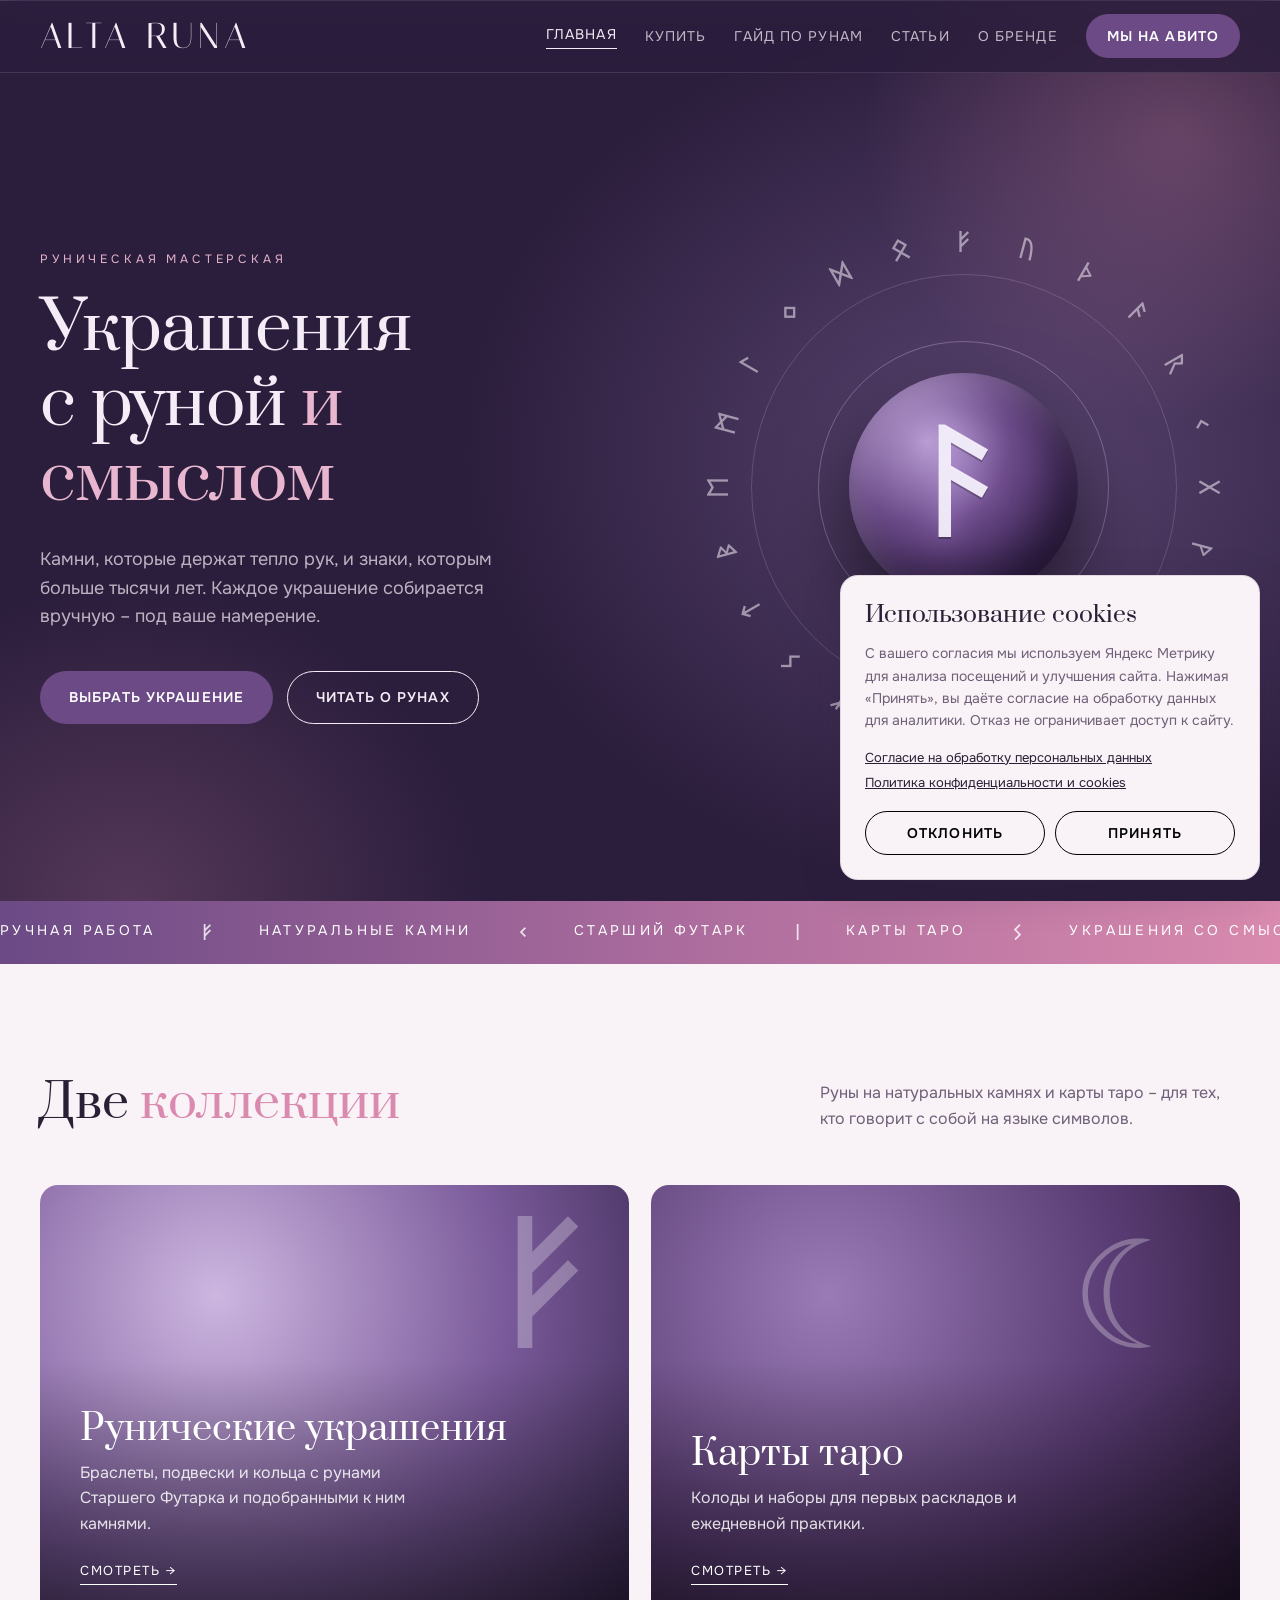
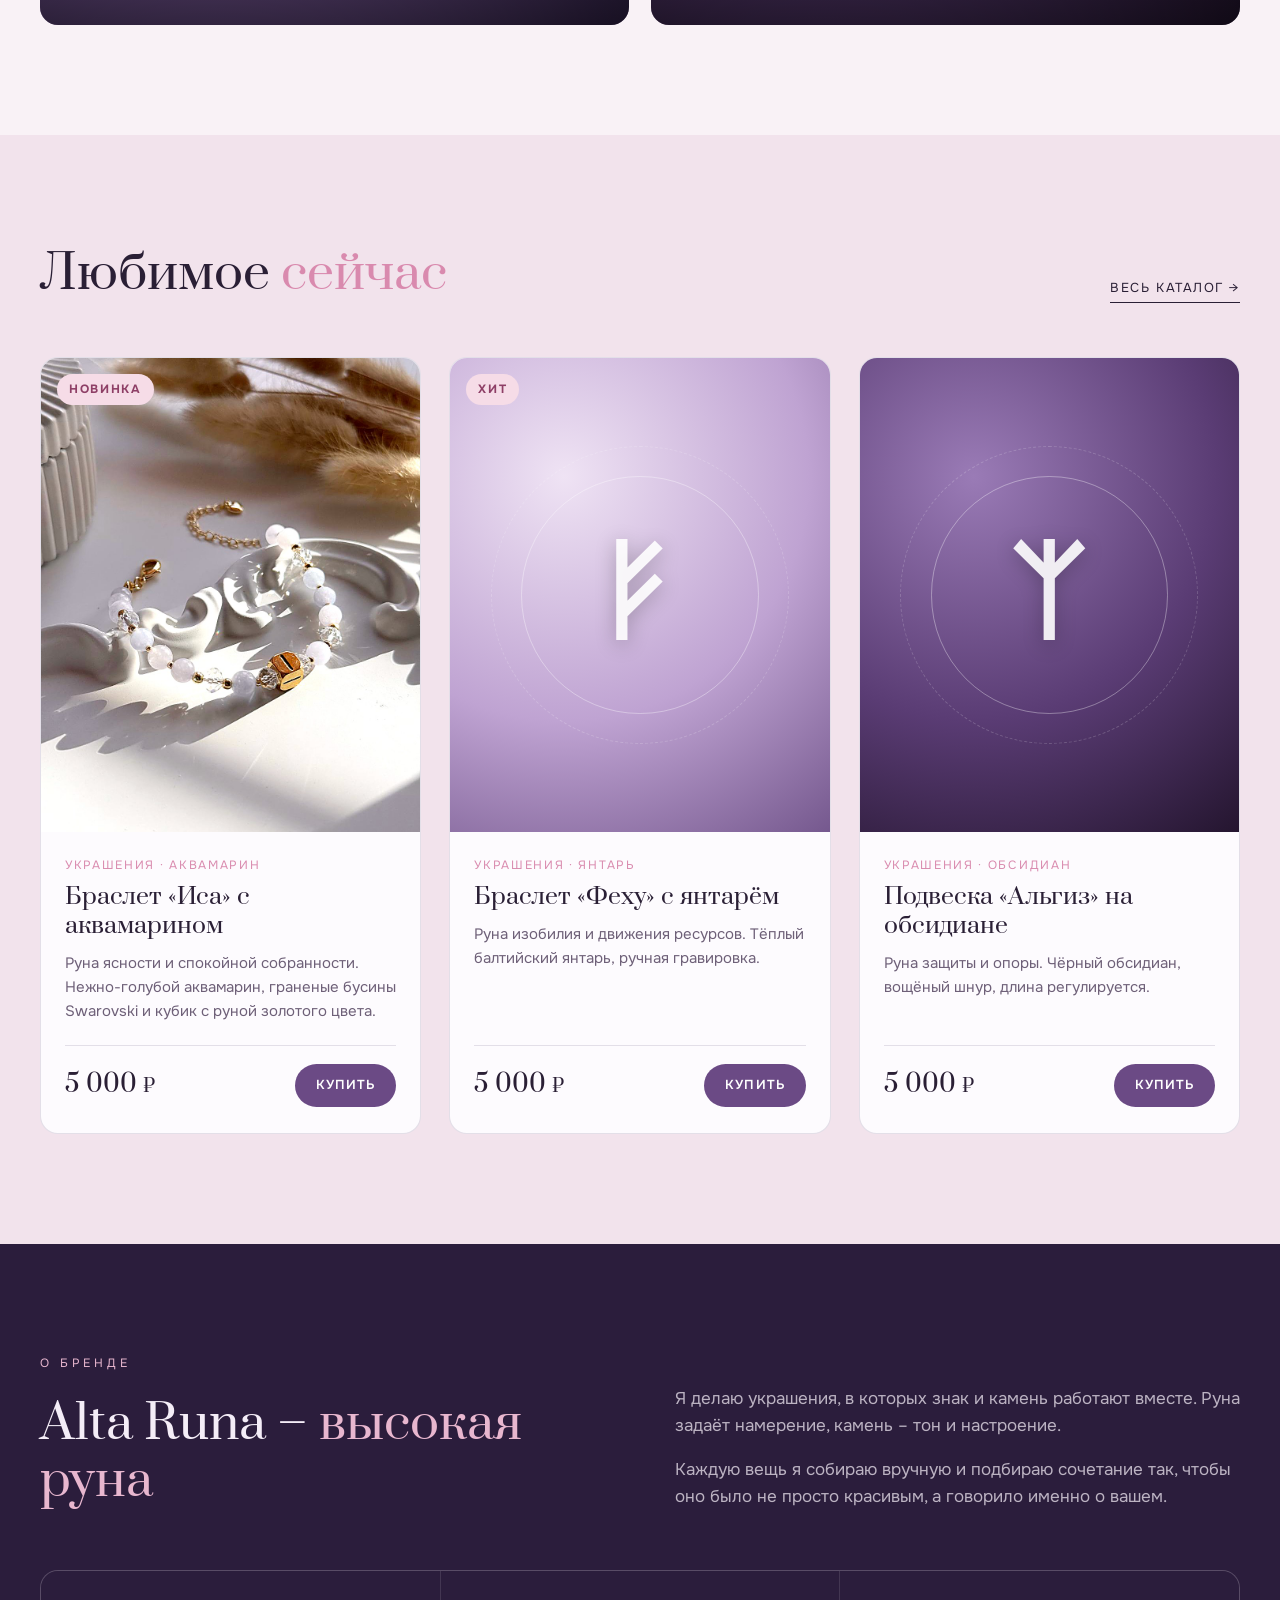
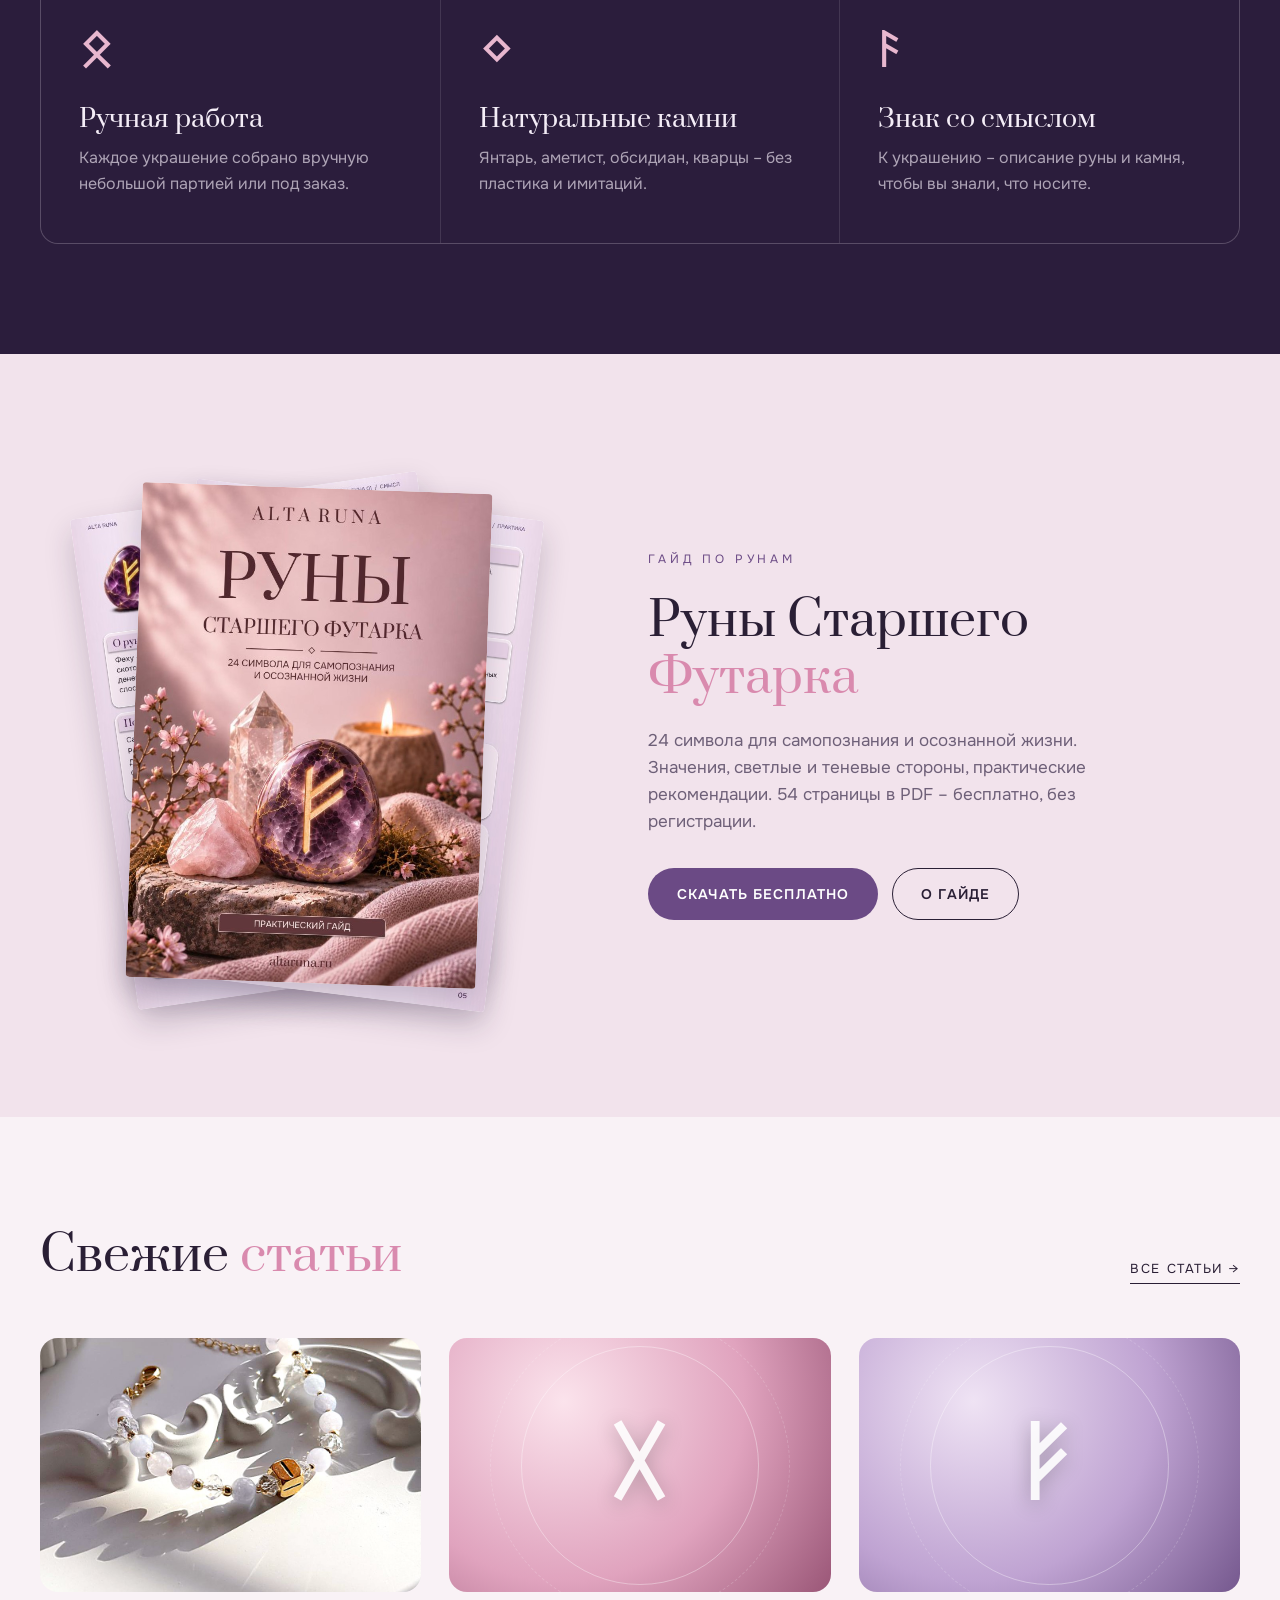
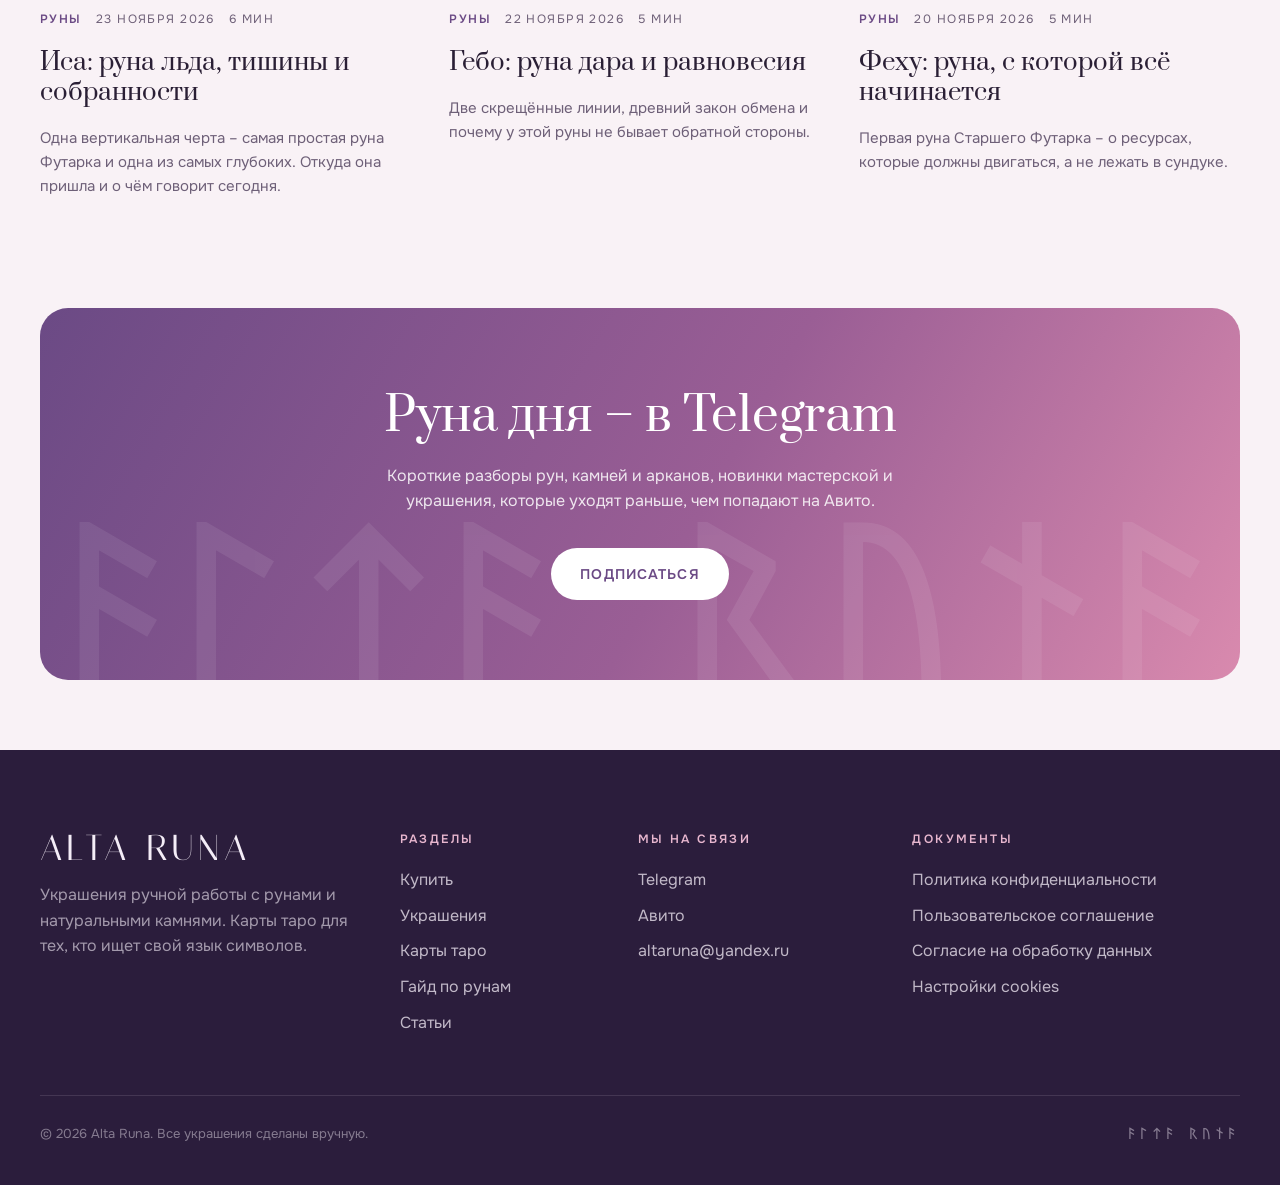
<file: index.html>
<!DOCTYPE html>
<html lang="ru">
<head>
<meta charset="UTF-8">
<script>document.documentElement.classList.add('js')</script>
<meta name="viewport" content="width=device-width, initial-scale=1">
<title>Alta Runa – рунические украшения и карты таро</title>
<meta name="description" content="Украшения ручной работы с рунами Старшего Футарка и натуральными камнями. Карты таро и статьи о рунах, камнях и таро.">
<meta property="og:title" content="Alta Runa – рунические украшения и карты таро">
<meta property="og:description" content="Украшения ручной работы с рунами Старшего Футарка и натуральными камнями. Карты таро и статьи о рунах, камнях и таро.">
<meta name="theme-color" content="#2B1D3C">
<link rel="icon" href="data:image/svg+xml,<svg xmlns='http://www.w3.org/2000/svg' viewBox='0 0 100 100'><rect width='100' height='100' rx='22' fill='%232B1D3C'/><text x='50' y='72' font-size='64' text-anchor='middle' fill='%23C9AEE0'>ᚱ</text></svg>">
<link rel="stylesheet" href="assets/style.css">
</head>
<body data-page="home">
<header id="site-header" data-dark></header>

<section class="hero">
  <div class="wrap hero__in">
    <div>
      <span class="eyebrow">Руническая мастерская</span>
      <h1>Украшения<br>с руной <em>и смыслом</em></h1>
      <p>Камни, которые держат тепло рук, и знаки, которым больше тысячи лет. Каждое украшение собирается вручную – под ваше намерение.</p>
      <div class="hero__cta">
        <a href="shop.html" class="btn btn--accent">Выбрать украшение</a>
        <a href="articles.html" class="btn btn--ghost">Читать о рунах</a>
      </div>
    </div>
    <div class="ring" aria-hidden="true">
      <div class="ring__track" id="ring-track"></div>
      <div class="ring__circle"></div>
      <div class="ring__circle ring__circle--2"></div>
      <div class="ring__stone"><span class="rune">ᚨ</span></div>
    </div>
  </div>
</section>

<div class="marquee" aria-hidden="true"><div class="marquee__track" id="marquee"></div></div>

<section class="section">
  <div class="wrap">
    <div class="sec-head reveal">
      <h2>Две <em>коллекции</em></h2>
      <p>Руны на натуральных камнях и карты таро – для тех, кто говорит с собой на языке символов.</p>
    </div>
    <div class="collections">
      <a href="shop.html#jewelry" class="coll tone-amethyst reveal">
        <span class="coll__sym">ᚠ</span>
        <h3>Рунические украшения</h3>
        <p>Браслеты, подвески и кольца с рунами Старшего Футарка и подобранными к ним камнями.</p>
        <span class="link-arrow">Смотреть →</span>
      </a>
      <a href="shop.html#tarot" class="coll tone-plum reveal">
        <span class="coll__sym">☾</span>
        <h3>Карты таро</h3>
        <p>Колоды и наборы для первых раскладов и ежедневной практики.</p>
        <span class="link-arrow">Смотреть →</span>
      </a>
    </div>
  </div>
</section>

<section class="section section--alt">
  <div class="wrap">
    <div class="sec-head reveal">
      <h2>Любимое <em>сейчас</em></h2>
      <a href="shop.html" class="link-arrow">Весь каталог →</a>
    </div>
    <div class="grid" id="featured-products"></div>
  </div>
</section>

<section class="section on-dark-section" id="about">
  <div class="wrap">
    <div class="about-grid reveal">
      <div>
        <span class="eyebrow">О бренде</span>
        <h2>Alta Runa – <em>высокая руна</em></h2>
      </div>
      <div>
        <p>Я делаю украшения, в которых знак и камень работают вместе. Руна задаёт намерение, камень – тон и настроение.</p>
        <p>Каждую вещь я собираю вручную и подбираю сочетание так, чтобы оно было не просто красивым, а говорило именно о вашем.</p>
      </div>
    </div>
    <div class="features reveal">
      <div class="feature"><span class="rune">ᛟ</span><h3>Ручная работа</h3><p>Каждое украшение собрано вручную небольшой партией или под заказ.</p></div>
      <div class="feature"><span class="rune">ᛜ</span><h3>Натуральные камни</h3><p>Янтарь, аметист, обсидиан, кварцы – без пластика и имитаций.</p></div>
      <div class="feature"><span class="rune">ᚨ</span><h3>Знак со смыслом</h3><p>К украшению – описание руны и камня, чтобы вы знали, что носите.</p></div>
    </div>
  </div>
</section>

<section class="section section--alt">
  <div class="wrap guide-promo">
    <div class="guide-stack"><img src="images/guide-fehu-1.jpg" alt="" class="guide-stack__left"><img src="images/guide-fehu-2.jpg" alt="" class="guide-stack__right"><img src="images/guide-cover.jpg" alt="Обложка гайда Руны Старшего Футарка" class="guide-stack__front"></div>
    <div class="reveal">
      <span class="eyebrow" style="color:var(--accent)">Гайд по рунам</span>
      <h2>Руны Старшего <em>Футарка</em></h2>
      <p>24 символа для самопознания и осознанной жизни. Значения, светлые и теневые стороны, практические рекомендации. 54 страницы в PDF – бесплатно, без регистрации.</p>
      <div class="hero__cta">
        <a href="#" data-guide-free class="btn btn--accent" download>Скачать бесплатно</a>
        <a href="guide.html" class="btn btn--ghost">О гайде</a>
      </div>
    </div>
  </div>
</section>

<section class="section">
  <div class="wrap">
    <div class="sec-head reveal">
      <h2>Свежие <em>статьи</em></h2>
      <a href="articles.html" class="link-arrow">Все статьи →</a>
    </div>
    <div class="grid" id="latest-articles"></div>
  </div>
</section>

<section class="section--tight" style="padding-top:0">
  <div class="wrap">
    <div class="cta reveal">
      <h2>Руна дня – в Telegram</h2>
      <p>Короткие разборы рун, камней и арканов, новинки мастерской и украшения, которые уходят раньше, чем попадают на Авито.</p>
      <a href="#" id="cta-telegram" target="_blank" rel="noopener" class="btn">Подписаться</a>
    </div>
  </div>
</section>
<footer id="site-footer"></footer>
<script src="data/products.js"></script>
<script src="data/articles.js"></script>
<script src="assets/render.js"></script>
<script src="assets/main.js"></script>
</body>
</html>
</file>
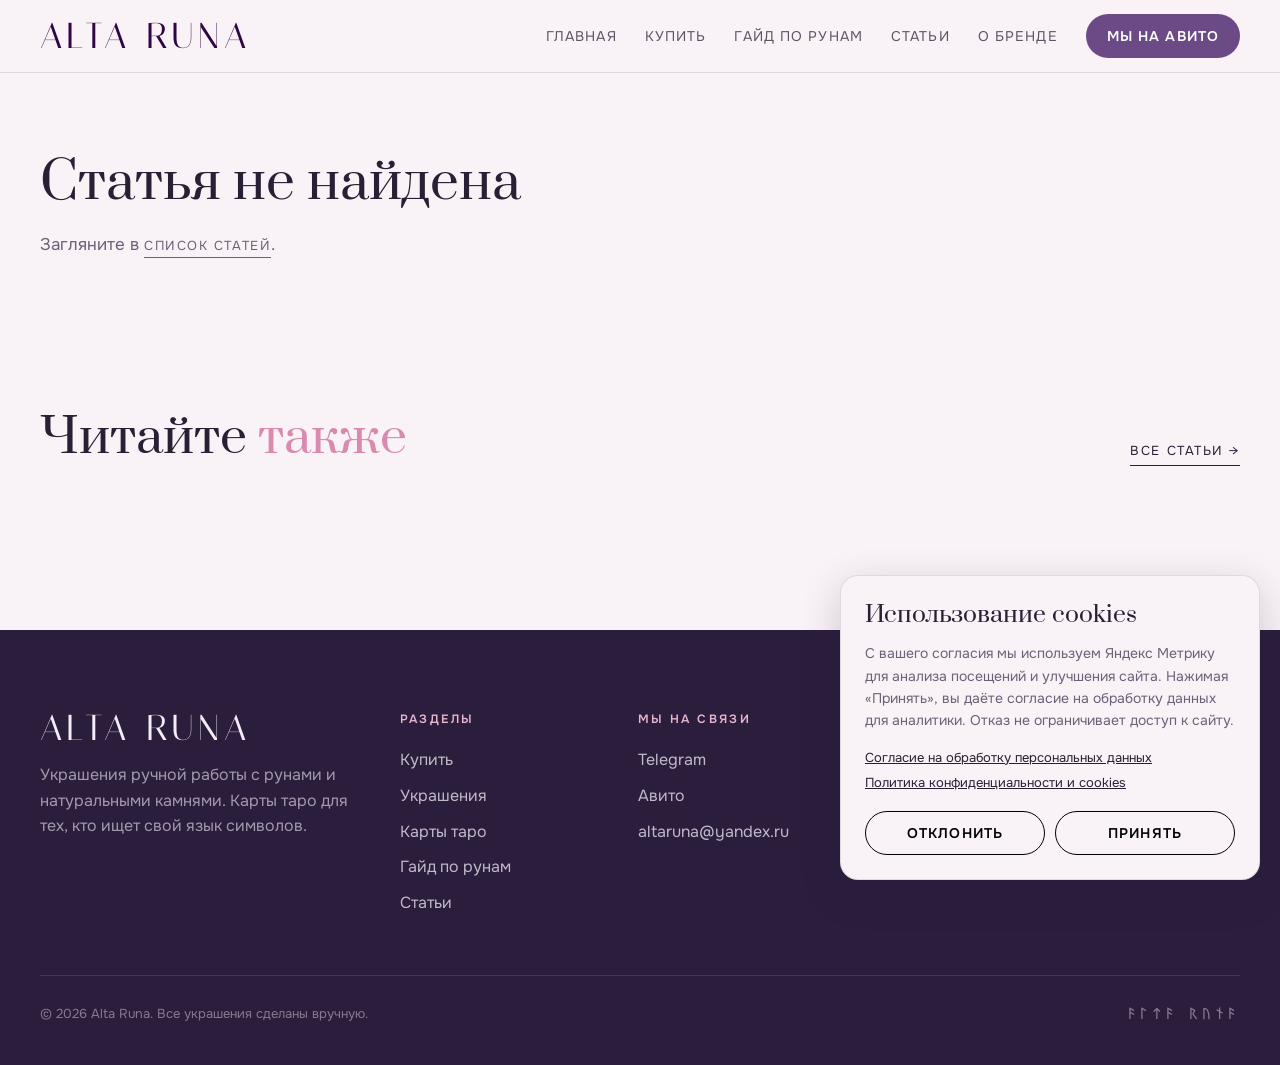
<file: article.html>
<!DOCTYPE html>
<html lang="ru">
<head>
<meta charset="UTF-8">
<script>document.documentElement.classList.add('js')</script>
<meta name="viewport" content="width=device-width, initial-scale=1">
<title>Статья – Alta Runa</title>
<meta name="description" content="Статья Alta Runa о рунах, камнях и таро.">
<meta property="og:title" content="Статья – Alta Runa">
<meta property="og:description" content="Статья Alta Runa о рунах, камнях и таро.">
<meta name="theme-color" content="#2B1D3C">
<link rel="icon" href="data:image/svg+xml,<svg xmlns='http://www.w3.org/2000/svg' viewBox='0 0 100 100'><rect width='100' height='100' rx='22' fill='%232B1D3C'/><text x='50' y='72' font-size='64' text-anchor='middle' fill='%23C9AEE0'>ᚱ</text></svg>">
<link rel="stylesheet" href="assets/style.css">
</head>
<body data-page="article">
<header id="site-header"></header>
<main>
  <div id="article"></div>
  <section class="section">
    <div class="wrap">
      <div class="sec-head"><h2>Читайте <em>также</em></h2><a href="articles.html" class="link-arrow">Все статьи →</a></div>
      <div class="grid" id="related"></div>
    </div>
  </section>
</main>
<footer id="site-footer"></footer>
<script src="data/products.js"></script>
<script src="data/articles.js"></script>
<script src="assets/render.js"></script>
<script src="assets/main.js"></script>
</body>
</html>
</file>
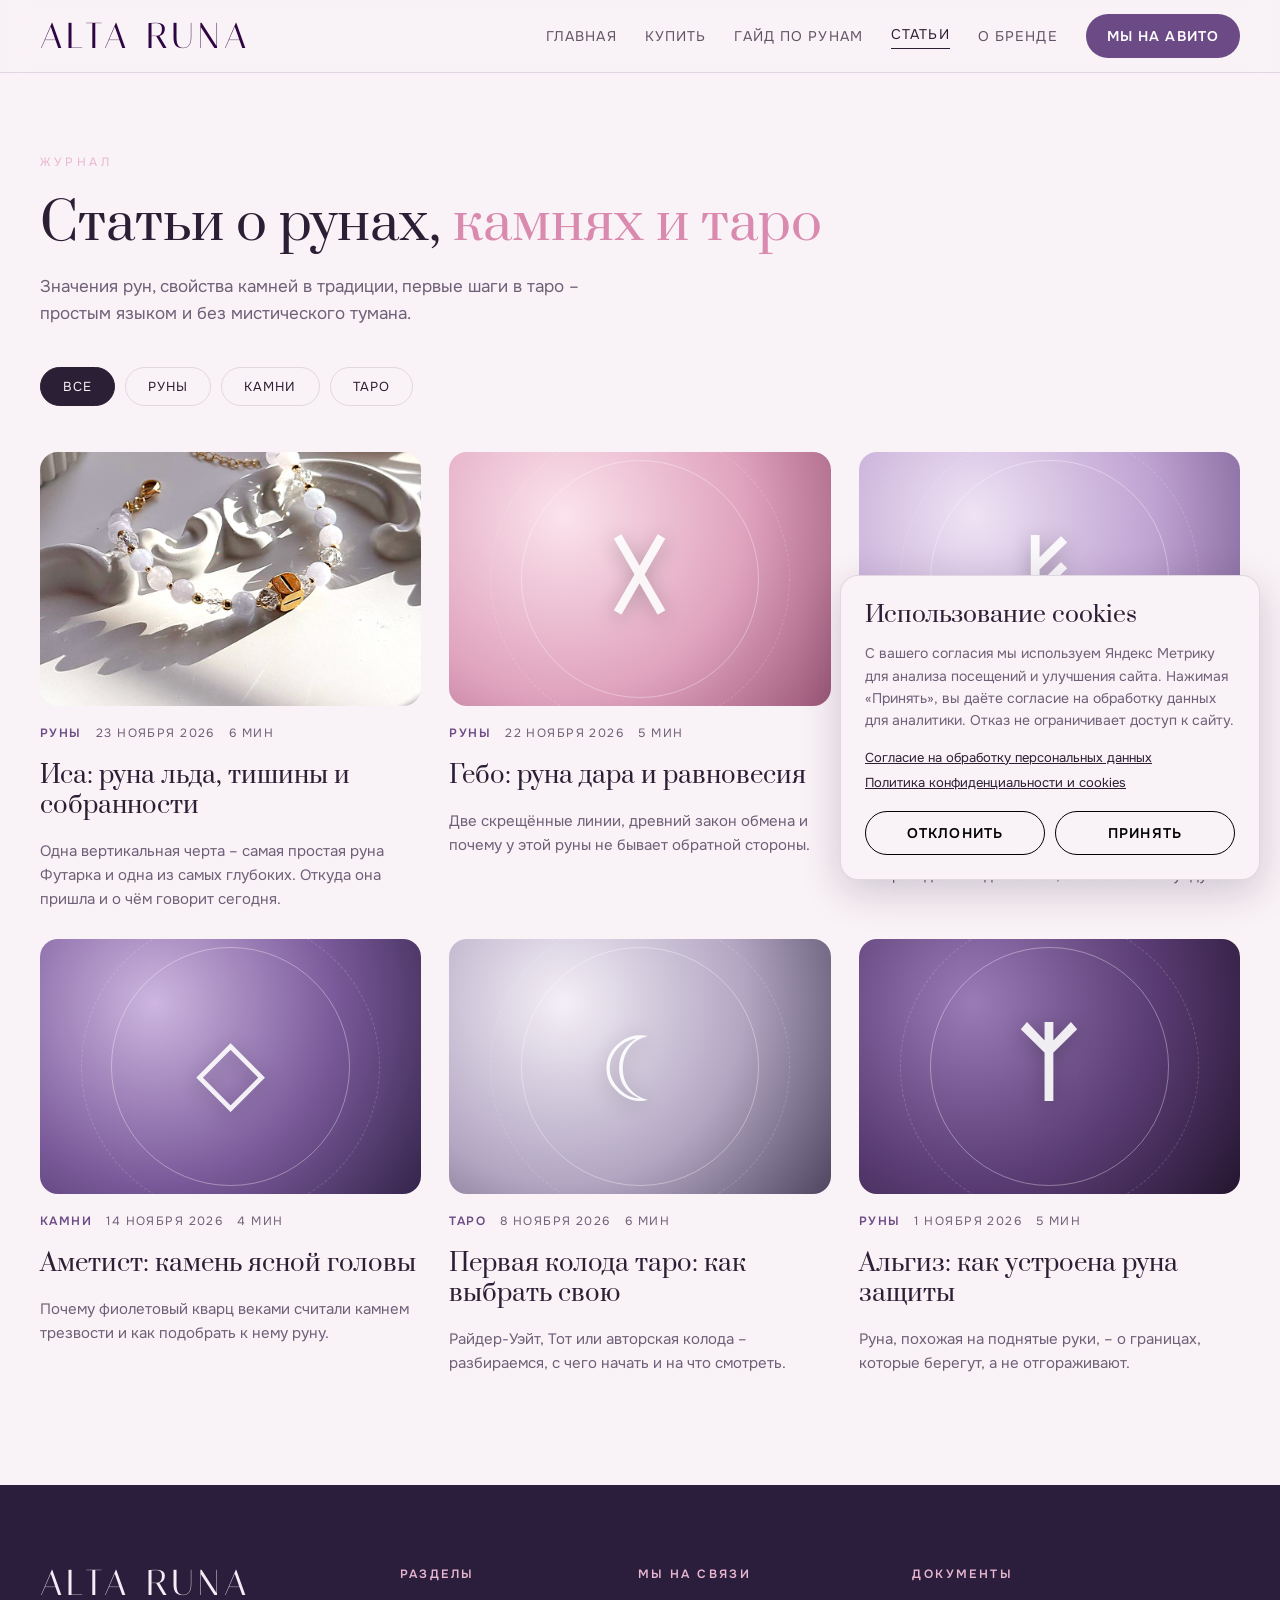
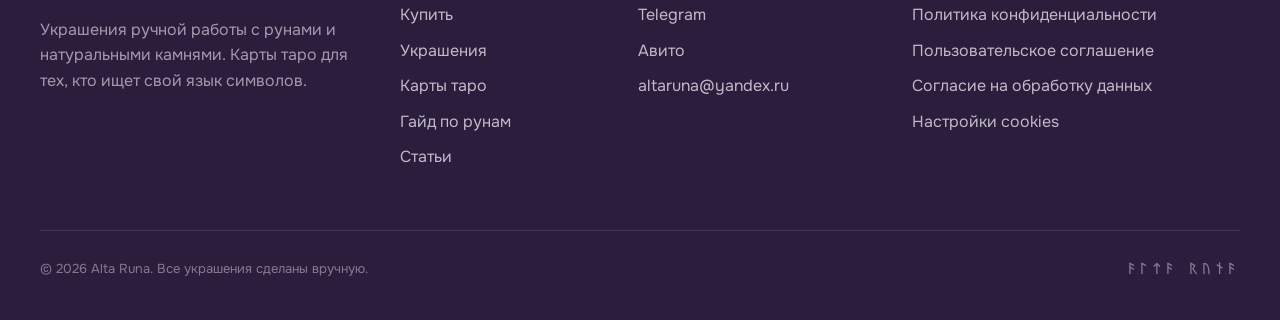
<file: articles.html>
<!DOCTYPE html>
<html lang="ru">
<head>
<meta charset="UTF-8">
<script>document.documentElement.classList.add('js')</script>
<meta name="viewport" content="width=device-width, initial-scale=1">
<title>Статьи – Alta Runa</title>
<meta name="description" content="Статьи о рунах, камнях и таро: значения, сочетания, первые шаги.">
<meta property="og:title" content="Статьи – Alta Runa">
<meta property="og:description" content="Статьи о рунах, камнях и таро: значения, сочетания, первые шаги.">
<meta name="theme-color" content="#2B1D3C">
<link rel="icon" href="data:image/svg+xml,<svg xmlns='http://www.w3.org/2000/svg' viewBox='0 0 100 100'><rect width='100' height='100' rx='22' fill='%232B1D3C'/><text x='50' y='72' font-size='64' text-anchor='middle' fill='%23C9AEE0'>ᚱ</text></svg>">
<link rel="stylesheet" href="assets/style.css">
</head>
<body data-page="articles">
<header id="site-header"></header>
<main>
  <section class="wrap page-title">
    <span class="eyebrow">Журнал</span>
    <h1>Статьи о рунах, <em>камнях и таро</em></h1>
    <p>Значения рун, свойства камней в традиции, первые шаги в таро – простым языком и без мистического тумана.</p>
  </section>
  <section class="wrap" style="padding-bottom:110px">
    <div class="filters" id="filters"></div>
    <div class="grid" id="articles"></div>
  </section>
</main>
<footer id="site-footer"></footer>
<script src="data/products.js"></script>
<script src="data/articles.js"></script>
<script src="assets/render.js"></script>
<script src="assets/main.js"></script>
</body>
</html>
</file>
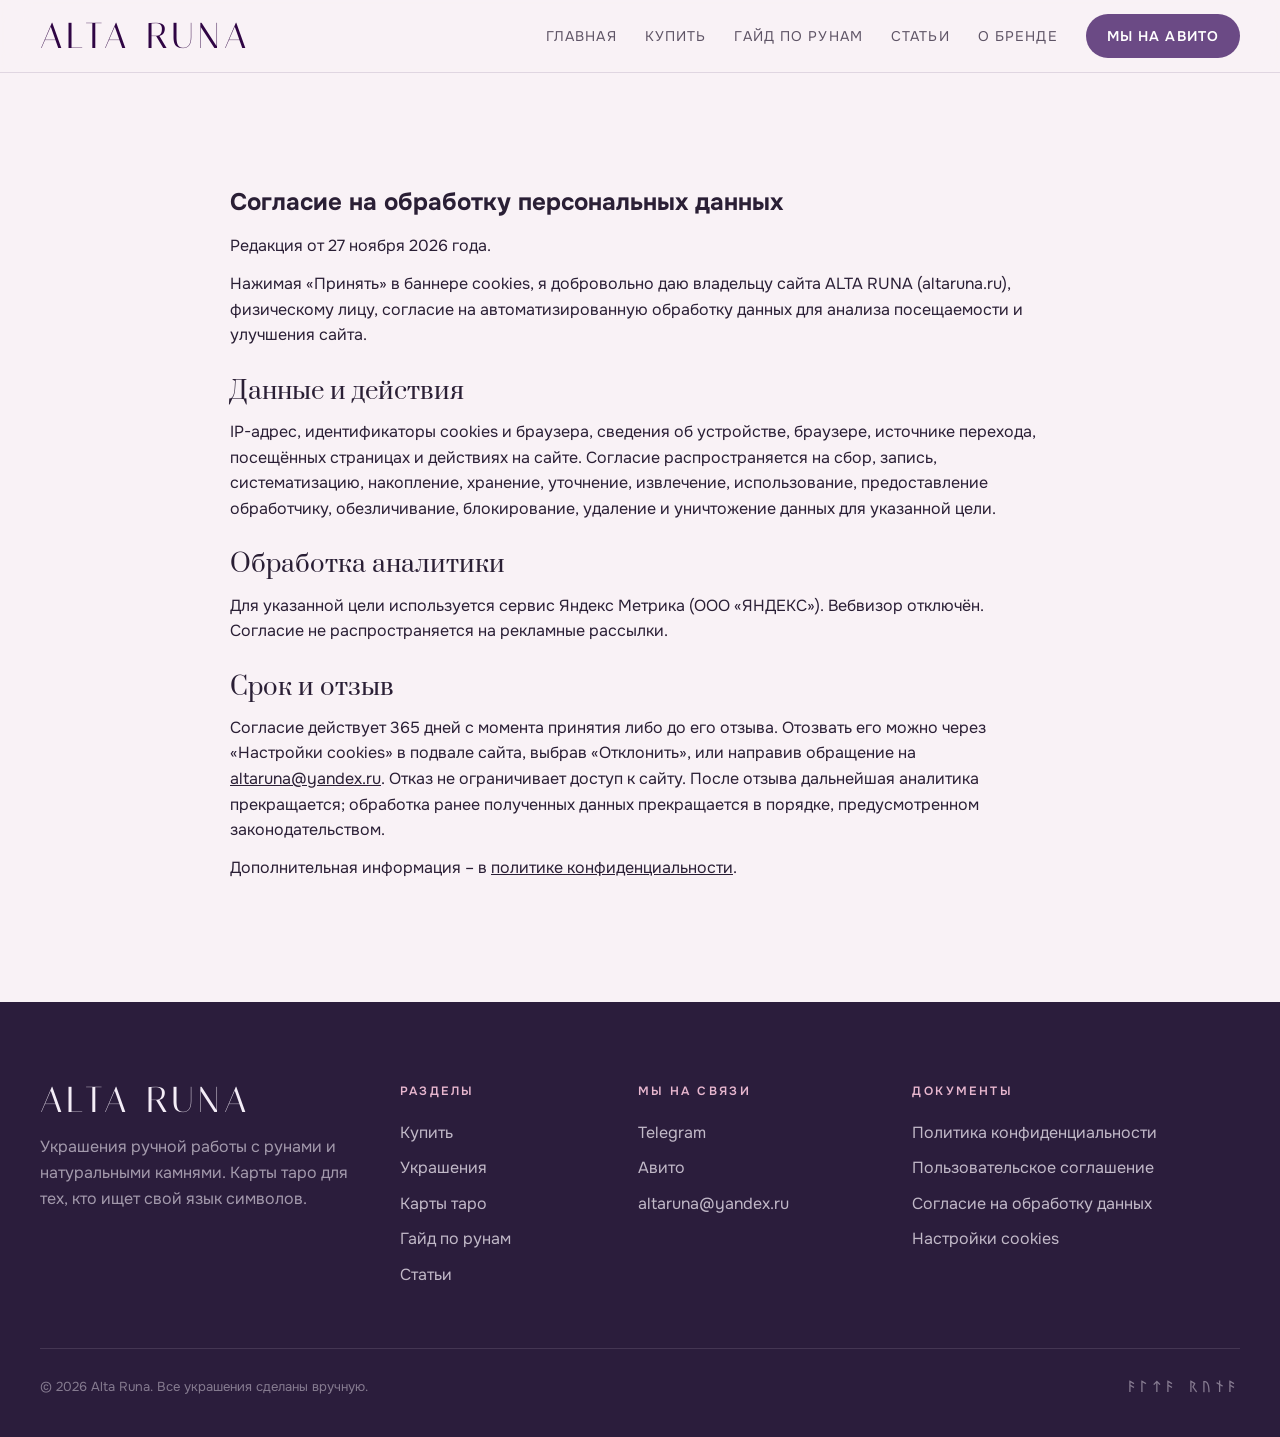
<file: consent.html>
<!doctype html><html lang="ru"><head><meta charset="UTF-8"><meta name="viewport" content="width=device-width,initial-scale=1"><meta name="robots" content="noindex,nofollow"><title>Согласие на обработку персональных данных – ALTA RUNA</title><link rel="stylesheet" href="assets/style.css"></head><body data-page="consent"><header id="site-header"></header><main class="section"><div class="wrap"><article class="legal-copy"><h1>Согласие на обработку персональных данных</h1><p>Редакция от 27 ноября 2026 года.</p><p>Нажимая «Принять» в баннере cookies, я добровольно даю владельцу сайта ALTA RUNA (altaruna.ru), физическому лицу, согласие на автоматизированную обработку данных для анализа посещаемости и улучшения сайта.</p><h2>Данные и действия</h2><p>IP-адрес, идентификаторы cookies и браузера, сведения об устройстве, браузере, источнике перехода, посещённых страницах и действиях на сайте. Согласие распространяется на сбор, запись, систематизацию, накопление, хранение, уточнение, извлечение, использование, предоставление обработчику, обезличивание, блокирование, удаление и уничтожение данных для указанной цели.</p><h2>Обработка аналитики</h2><p>Для указанной цели используется сервис Яндекс Метрика (ООО «ЯНДЕКС»). Вебвизор отключён. Согласие не распространяется на рекламные рассылки.</p><h2>Срок и отзыв</h2><p>Согласие действует 365 дней с момента принятия либо до его отзыва. Отозвать его можно через «Настройки cookies» в подвале сайта, выбрав «Отклонить», или направив обращение на <a href="mailto:altaruna@yandex.ru">altaruna@yandex.ru</a>. Отказ не ограничивает доступ к сайту. После отзыва дальнейшая аналитика прекращается; обработка ранее полученных данных прекращается в порядке, предусмотренном законодательством.</p><p>Дополнительная информация – в <a href="privacy.html">политике конфиденциальности</a>.</p></article></div></main><footer id="site-footer"></footer><script src="data/products.js"></script><script src="data/articles.js"></script><script src="assets/render.js"></script><script src="assets/main.js"></script></body></html>
</file>
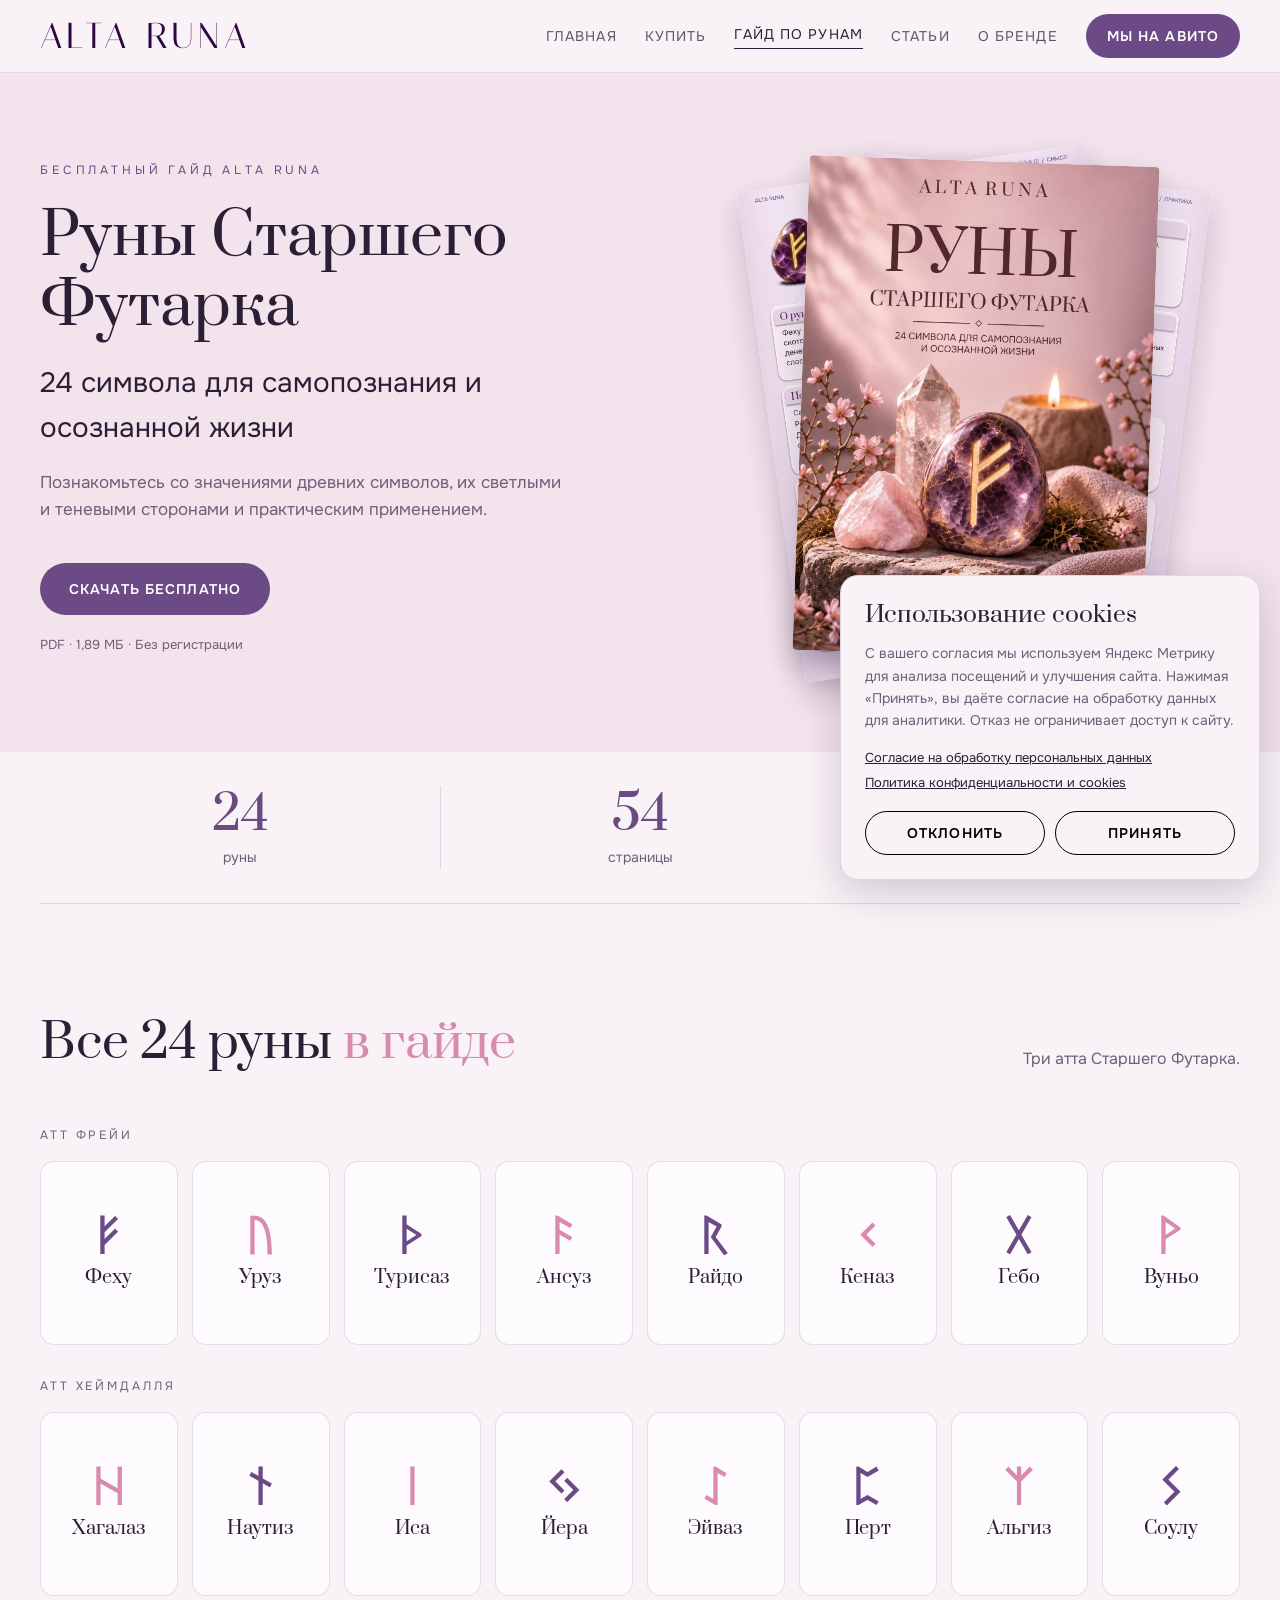
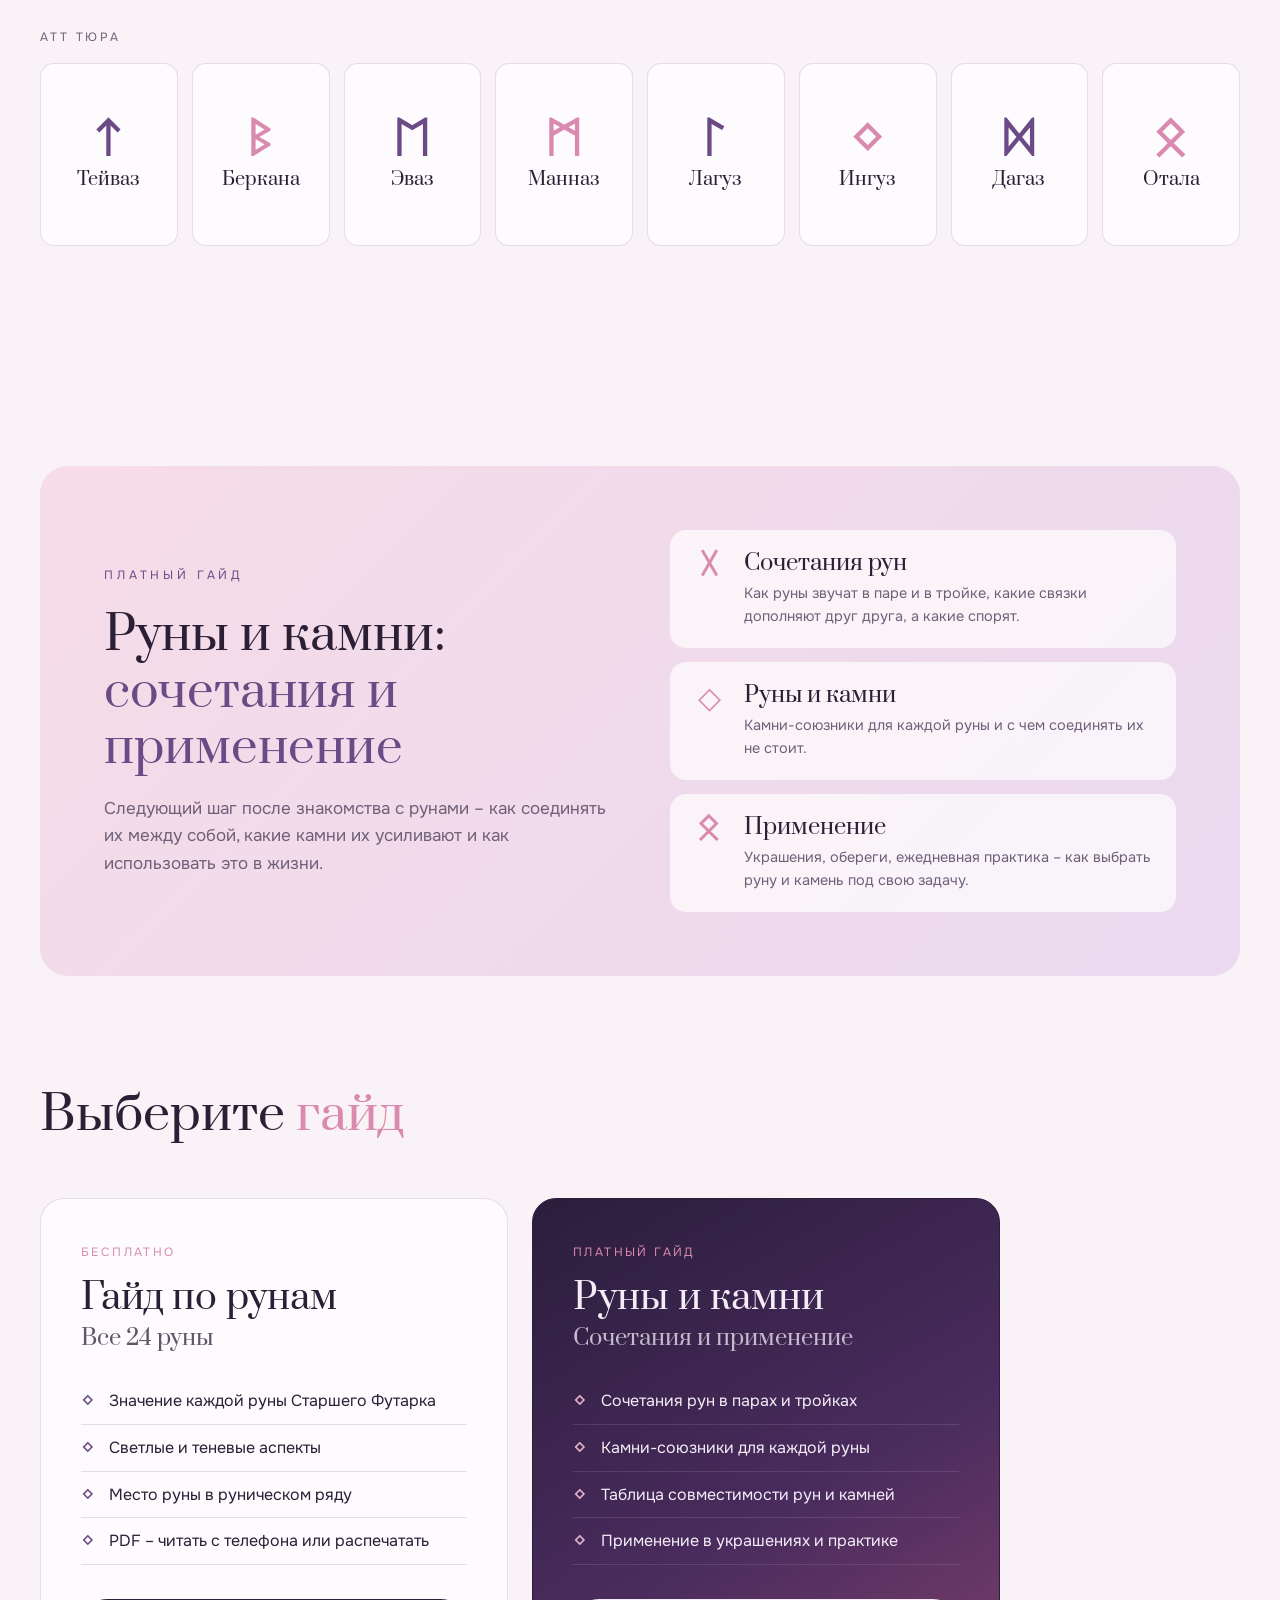
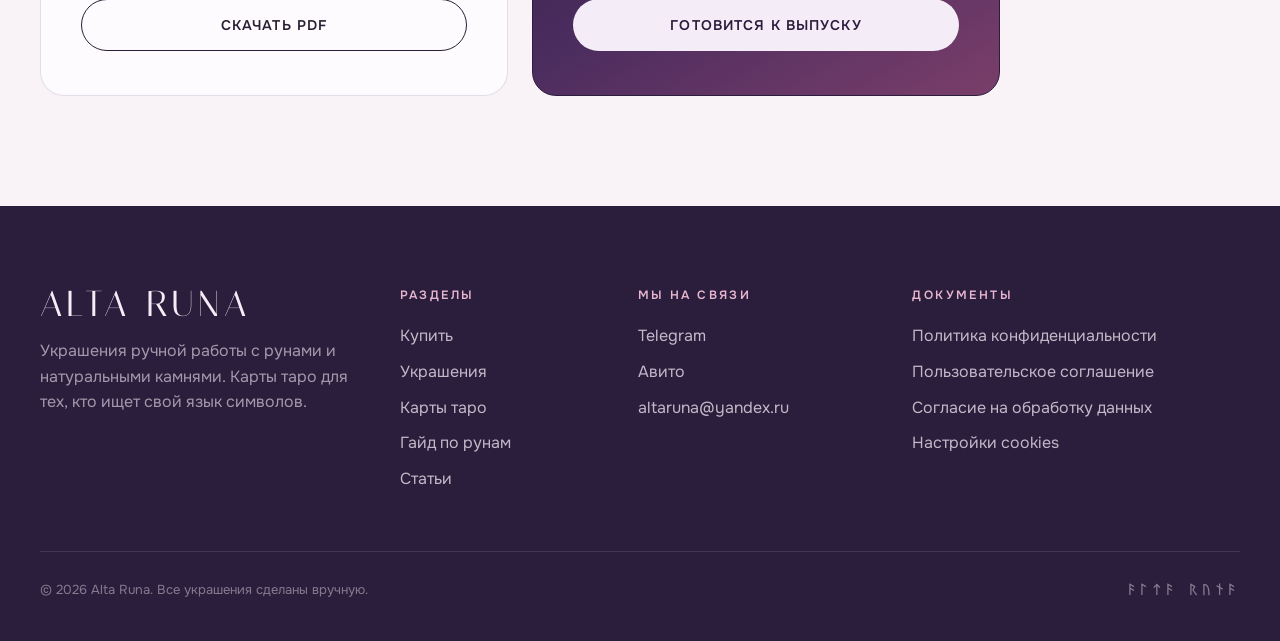
<file: guide.html>
<!DOCTYPE html>
<html lang="ru">
<head>
<meta charset="UTF-8">
<script>document.documentElement.classList.add('js')</script>
<meta name="viewport" content="width=device-width, initial-scale=1">
<title>Руны Старшего Футарка – бесплатный гайд ALTA RUNA</title>
<meta name="description" content="Бесплатный PDF-гайд ALTA RUNA: 24 руны Старшего Футарка для самопознания и осознанной жизни. 54 страницы без регистрации.">
<meta property="og:title" content="Руны Старшего Футарка – бесплатный гайд ALTA RUNA">
<meta property="og:description" content="Бесплатный PDF-гайд ALTA RUNA: 24 руны Старшего Футарка для самопознания и осознанной жизни. 54 страницы без регистрации.">
<meta name="theme-color" content="#2B1D3C">
<link rel="icon" href="data:image/svg+xml,<svg xmlns='http://www.w3.org/2000/svg' viewBox='0 0 100 100'><rect width='100' height='100' rx='22' fill='%232B1D3C'/><text x='50' y='72' font-size='64' text-anchor='middle' fill='%23C9AEE0'>ᚱ</text></svg>">
<link rel="stylesheet" href="assets/style.css">
</head>
<body data-page="guide">
<header id="site-header"></header>
<main>
<section class="guide-hero">
<div class="wrap guide-hero__grid">
<div><span class="eyebrow">Бесплатный гайд ALTA RUNA</span><h1>Руны Старшего Футарка</h1><p class="guide-lead">24 символа для самопознания и осознанной жизни</p><p>Познакомьтесь со значениями древних символов, их светлыми и теневыми сторонами и практическим применением.</p><div class="hero__cta"><a href="#" data-guide-free class="btn btn--accent" download>Скачать бесплатно</a></div><p class="guide-note">PDF · 1,89 МБ · Без регистрации</p></div>
<div class="guide-stack"><img src="images/guide-fehu-1.jpg" alt="" class="guide-stack__left"><img src="images/guide-fehu-2.jpg" alt="" class="guide-stack__right"><img src="images/guide-cover.jpg" alt="Обложка гайда Руны Старшего Футарка" class="guide-stack__front"></div>
</div></section>
<section class="guide-stats wrap" aria-label="Гайд в цифрах"><div><strong>24</strong><span>руны</span></div><div><strong>54</strong><span>страницы</span></div><div><strong>72</strong><span>аффирмации</span></div></section>
<section class="section"><div class="wrap"><div class="sec-head"><h2>Все 24 руны <em>в гайде</em></h2><p>Три атта Старшего Футарка.</p></div><div class="futhark" id="futhark"></div></div></section>
<section class="section" id="pro">
  <div class="wrap">
    <div class="pro reveal">
      <div>
        <span class="eyebrow" style="color:var(--accent)">Платный гайд</span>
        <h2>Руны и камни: <em>сочетания и применение</em></h2>
        <p>Следующий шаг после знакомства с рунами – как соединять их между собой, какие камни их усиливают и как использовать это в жизни.</p>
      </div>
      <div class="pro__list">
        <div class="pro__item"><span class="rune">ᚷ</span><div><h3>Сочетания рун</h3><p>Как руны звучат в паре и в тройке, какие связки дополняют друг друга, а какие спорят.</p></div></div>
        <div class="pro__item"><span class="rune">◇</span><div><h3>Руны и камни</h3><p>Камни-союзники для каждой руны и с чем соединять их не стоит.</p></div></div>
        <div class="pro__item"><span class="rune">ᛟ</span><div><h3>Применение</h3><p>Украшения, обереги, ежедневная практика – как выбрать руну и камень под свою задачу.</p></div></div>
      </div>
    </div>
  </div>
</section>

<section class="section" id="offers" style="padding-top:0">
  <div class="wrap">
    <div class="sec-head reveal"><h2>Выберите <em>гайд</em></h2></div>
    <div class="offers">
      <div class="offer reveal">
        <span class="offer__tag">Бесплатно</span>
        <h3>Гайд по рунам</h3>
        <p class="offer__sub">Все 24 руны</p>
        <ul>
          <li>Значение каждой руны Старшего Футарка</li>
          <li>Светлые и теневые аспекты</li>
          <li>Место руны в руническом ряду</li>
          <li>PDF – читать с телефона или распечатать</li>
        </ul>
        <a href="#" data-guide-free class="btn btn--ghost btn--full" download>Скачать PDF</a>
      </div>
      <div class="offer offer--main reveal">
        <span class="offer__tag">Платный гайд</span>
        <h3>Руны и камни</h3>
        <p class="offer__sub">Сочетания и применение</p>
        <ul>
          <li>Сочетания рун в парах и тройках</li>
          <li>Камни-союзники для каждой руны</li>
          <li>Таблица совместимости рун и камней</li>
          <li>Применение в украшениях и практике</li>
        </ul>
        <span class="btn btn--light btn--full" aria-disabled="true" style="cursor:default;pointer-events:none">Готовится к выпуску</span>
      </div>
    </div>
  </div>
</section>
</main>
<footer id="site-footer"></footer>
<script src="data/products.js"></script>
<script src="data/articles.js"></script>
<script src="assets/render.js"></script>
<script src="assets/main.js"></script>
</body></html>
</file>
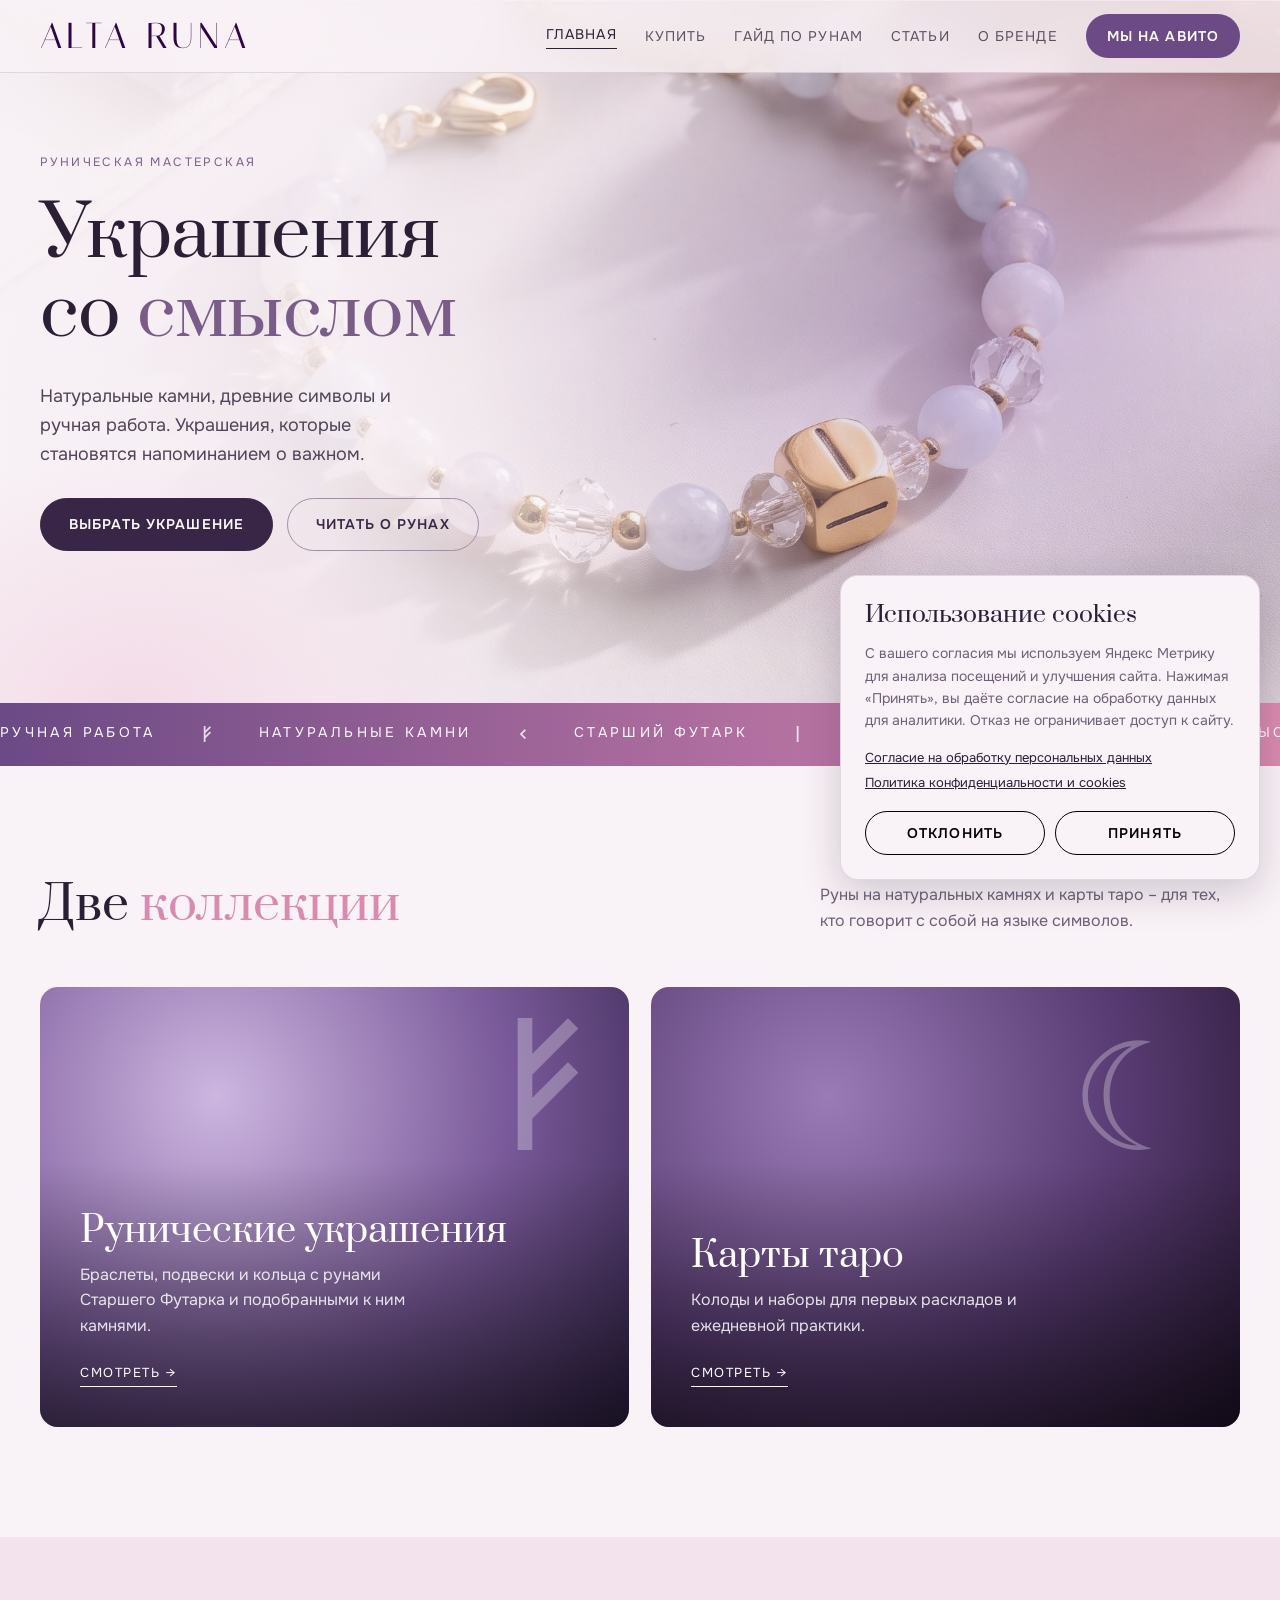
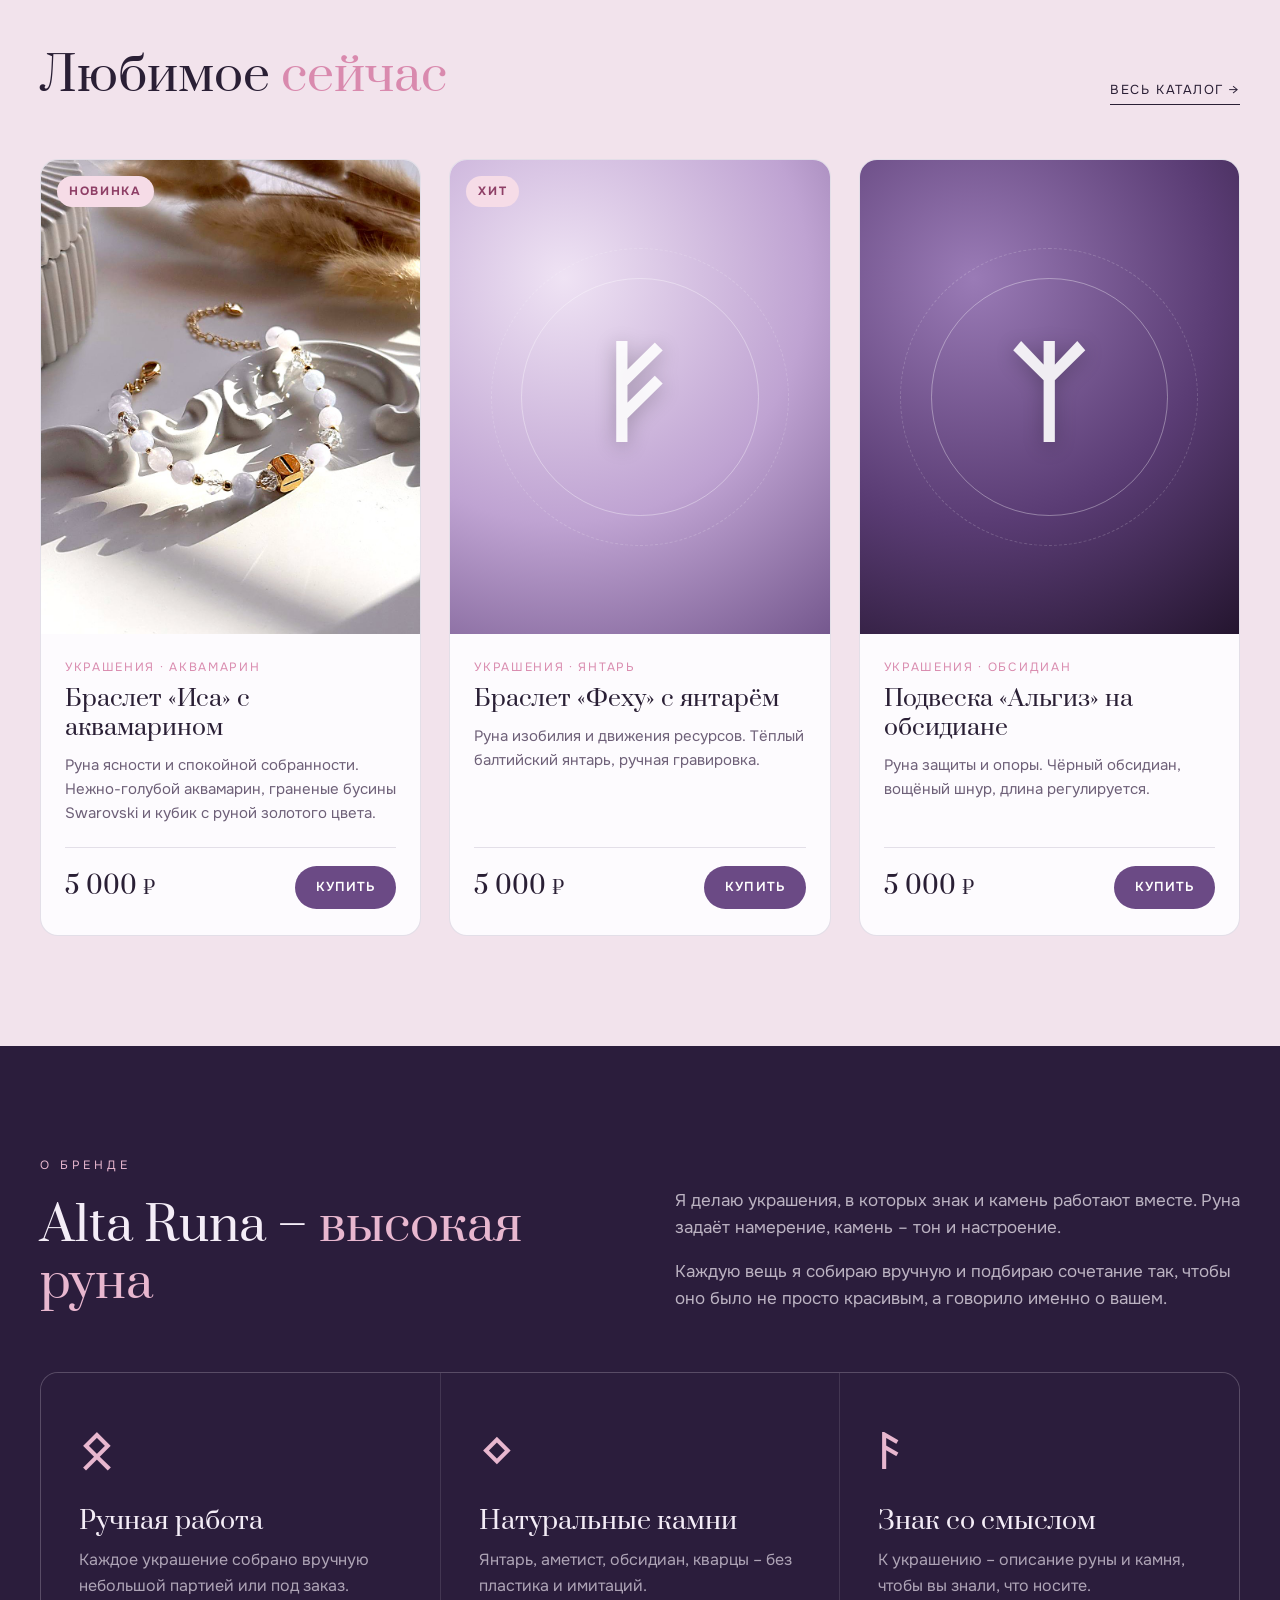
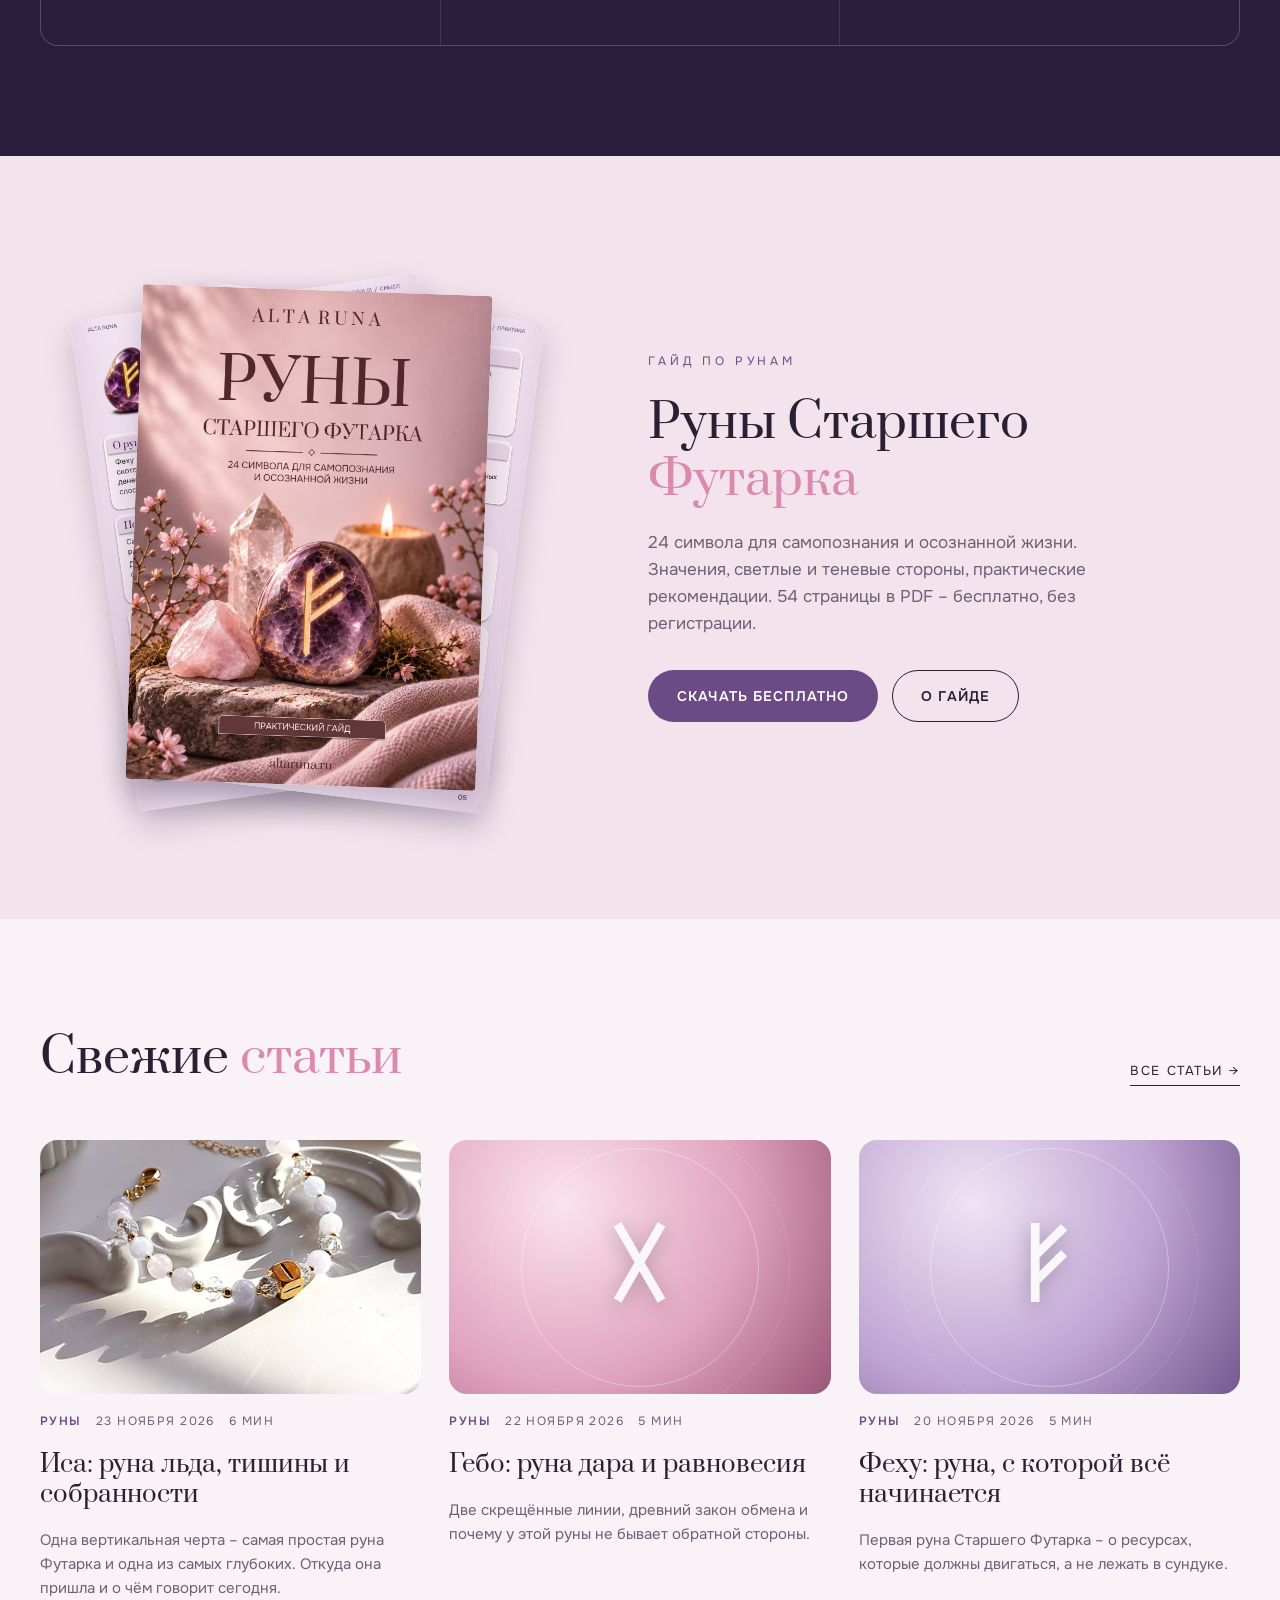
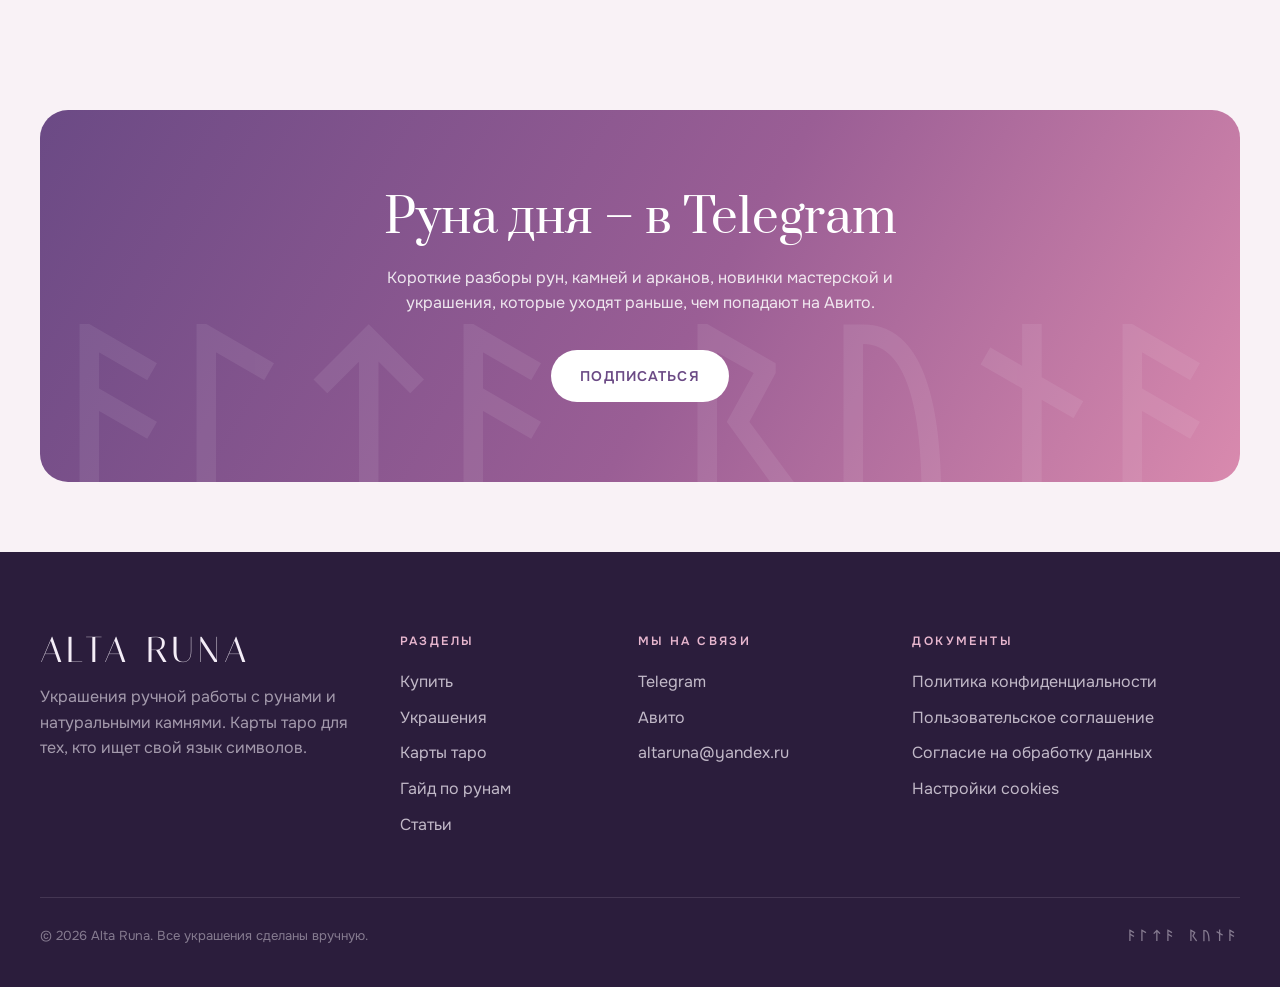
<file: hero-experiment.html>
<!DOCTYPE html>
<html lang="ru">
<head>
<meta charset="UTF-8">
<script>document.documentElement.classList.add('js')</script>
<meta name="viewport" content="width=device-width, initial-scale=1">
<title>ALTA RUNA – экспериментальный первый экран</title>
<meta name="robots" content="noindex,nofollow">
<meta name="description" content="Украшения ручной работы с рунами Старшего Футарка и натуральными камнями. Карты таро и статьи о рунах, камнях и таро.">
<meta property="og:title" content="Alta Runa – рунические украшения и карты таро">
<meta property="og:description" content="Украшения ручной работы с рунами Старшего Футарка и натуральными камнями. Карты таро и статьи о рунах, камнях и таро.">
<meta name="theme-color" content="#2B1D3C">
<link rel="icon" href="data:image/svg+xml,<svg xmlns='http://www.w3.org/2000/svg' viewBox='0 0 100 100'><rect width='100' height='100' rx='22' fill='%232B1D3C'/><text x='50' y='72' font-size='64' text-anchor='middle' fill='%23C9AEE0'>ᚱ</text></svg>">
<link rel="stylesheet" href="assets/style.css">
<style>
.hero--experiment{position:relative;isolation:isolate;overflow:hidden;background:#e8dce5;color:#2a1f35;padding:0}
.hero--experiment .hero__in{position:relative;display:flex;align-items:center;min-height:clamp(600px,78vh,850px);padding:70px 0;gap:0}
.hero--experiment .hero__in>div:first-child{position:relative;z-index:2;width:min(580px,52%);padding:25px 0}
.hero-jewel{position:absolute;inset:0;margin:0;z-index:-2;overflow:hidden}
.hero-jewel img{display:block;width:100%;height:100%;object-fit:cover;object-position:center 53%;border-radius:0}
.hero--experiment:after{content:"";position:absolute;inset:0;z-index:-1;background:linear-gradient(90deg,rgba(249,242,246,.97) 0%,rgba(249,242,246,.88) 26%,rgba(249,242,246,.44) 49%,transparent 75%);pointer-events:none}
.hero--experiment h1{color:#2a1f35;font-size:clamp(44px,5.5vw,86px);line-height:1.12;margin:24px 0}
.hero--experiment h1 em{color:#795d88}
.hero--experiment p{color:#514458;max-width:380px}
.hero--experiment .eyebrow{color:#795d88;letter-spacing:.2em}
.hero--experiment .hero__cta{margin-top:30px}
.hero--experiment .btn--accent{background:#392647;color:#fff;border-color:#392647}
.hero--experiment .btn--ghost{color:#392647;border-color:#a58da9}
.hero-editorial-mark{display:flex;align-items:center;gap:15px;color:#795d88;margin-top:42px;font-size:11px;letter-spacing:.15em;text-transform:uppercase}
.hero-editorial-mark:before{content:"";width:48px;height:1px;background:#a58da9}
.hero-editorial-mark .rune{font-size:25px}
@media(max-width:760px){.hero--experiment .hero__in{min-height:740px;align-items:flex-end;padding:32px 0}.hero--experiment .hero__in>div:first-child{width:100%;padding:0}.hero--experiment h1{font-size:clamp(40px,10vw,64px)}.hero-jewel img{object-position:center top}.hero--experiment:after{background:linear-gradient(0deg,#f9f2f6 0%,rgba(249,242,246,.94) 29%,rgba(249,242,246,.65) 49%,transparent 76%)}.hero-editorial-mark{margin-top:22px}}
</style>
</head>
<body data-page="home">
<header id="site-header"></header>

<section class="hero hero--experiment">
  <figure class="hero-jewel"><img src="images/hero-brand.jpg" alt="Украшение ALTA RUNA и фирменная упаковка"></figure>
  <div class="wrap hero__in">
    <div>
      <span class="eyebrow">Руническая мастерская</span>
      <h1>Украшения<br>со <em>смыслом</em></h1>
      <p>Натуральные камни, древние символы и ручная работа. Украшения, которые становятся напоминанием о важном.</p>
      <div class="hero__cta">
        <a href="shop.html" class="btn btn--accent">Выбрать украшение</a>
        <a href="articles.html" class="btn btn--ghost">Читать о рунах</a>
      </div>
      
    </div>
    
  </div>
</section>

<div class="marquee" aria-hidden="true"><div class="marquee__track" id="marquee"></div></div>

<section class="section">
  <div class="wrap">
    <div class="sec-head reveal">
      <h2>Две <em>коллекции</em></h2>
      <p>Руны на натуральных камнях и карты таро – для тех, кто говорит с собой на языке символов.</p>
    </div>
    <div class="collections">
      <a href="shop.html#jewelry" class="coll tone-amethyst reveal">
        <span class="coll__sym">ᚠ</span>
        <h3>Рунические украшения</h3>
        <p>Браслеты, подвески и кольца с рунами Старшего Футарка и подобранными к ним камнями.</p>
        <span class="link-arrow">Смотреть →</span>
      </a>
      <a href="shop.html#tarot" class="coll tone-plum reveal">
        <span class="coll__sym">☾</span>
        <h3>Карты таро</h3>
        <p>Колоды и наборы для первых раскладов и ежедневной практики.</p>
        <span class="link-arrow">Смотреть →</span>
      </a>
    </div>
  </div>
</section>

<section class="section section--alt">
  <div class="wrap">
    <div class="sec-head reveal">
      <h2>Любимое <em>сейчас</em></h2>
      <a href="shop.html" class="link-arrow">Весь каталог →</a>
    </div>
    <div class="grid" id="featured-products"></div>
  </div>
</section>

<section class="section on-dark-section" id="about">
  <div class="wrap">
    <div class="about-grid reveal">
      <div>
        <span class="eyebrow">О бренде</span>
        <h2>Alta Runa – <em>высокая руна</em></h2>
      </div>
      <div>
        <p>Я делаю украшения, в которых знак и камень работают вместе. Руна задаёт намерение, камень – тон и настроение.</p>
        <p>Каждую вещь я собираю вручную и подбираю сочетание так, чтобы оно было не просто красивым, а говорило именно о вашем.</p>
      </div>
    </div>
    <div class="features reveal">
      <div class="feature"><span class="rune">ᛟ</span><h3>Ручная работа</h3><p>Каждое украшение собрано вручную небольшой партией или под заказ.</p></div>
      <div class="feature"><span class="rune">ᛜ</span><h3>Натуральные камни</h3><p>Янтарь, аметист, обсидиан, кварцы – без пластика и имитаций.</p></div>
      <div class="feature"><span class="rune">ᚨ</span><h3>Знак со смыслом</h3><p>К украшению – описание руны и камня, чтобы вы знали, что носите.</p></div>
    </div>
  </div>
</section>

<section class="section section--alt">
  <div class="wrap guide-promo">
    <div class="guide-stack"><img src="images/guide-fehu-1.jpg" alt="" class="guide-stack__left"><img src="images/guide-fehu-2.jpg" alt="" class="guide-stack__right"><img src="images/guide-cover.jpg" alt="Обложка гайда Руны Старшего Футарка" class="guide-stack__front"></div>
    <div class="reveal">
      <span class="eyebrow" style="color:var(--accent)">Гайд по рунам</span>
      <h2>Руны Старшего <em>Футарка</em></h2>
      <p>24 символа для самопознания и осознанной жизни. Значения, светлые и теневые стороны, практические рекомендации. 54 страницы в PDF – бесплатно, без регистрации.</p>
      <div class="hero__cta">
        <a href="#" data-guide-free class="btn btn--accent" download>Скачать бесплатно</a>
        <a href="guide.html" class="btn btn--ghost">О гайде</a>
      </div>
    </div>
  </div>
</section>

<section class="section">
  <div class="wrap">
    <div class="sec-head reveal">
      <h2>Свежие <em>статьи</em></h2>
      <a href="articles.html" class="link-arrow">Все статьи →</a>
    </div>
    <div class="grid" id="latest-articles"></div>
  </div>
</section>

<section class="section--tight" style="padding-top:0">
  <div class="wrap">
    <div class="cta reveal">
      <h2>Руна дня – в Telegram</h2>
      <p>Короткие разборы рун, камней и арканов, новинки мастерской и украшения, которые уходят раньше, чем попадают на Авито.</p>
      <a href="#" id="cta-telegram" target="_blank" rel="noopener" class="btn">Подписаться</a>
    </div>
  </div>
</section>
<footer id="site-footer"></footer>
<script src="data/products.js"></script>
<script src="data/articles.js"></script>
<script src="assets/render.js"></script>
<script src="assets/main.js"></script>
</body>
</html>
</file>
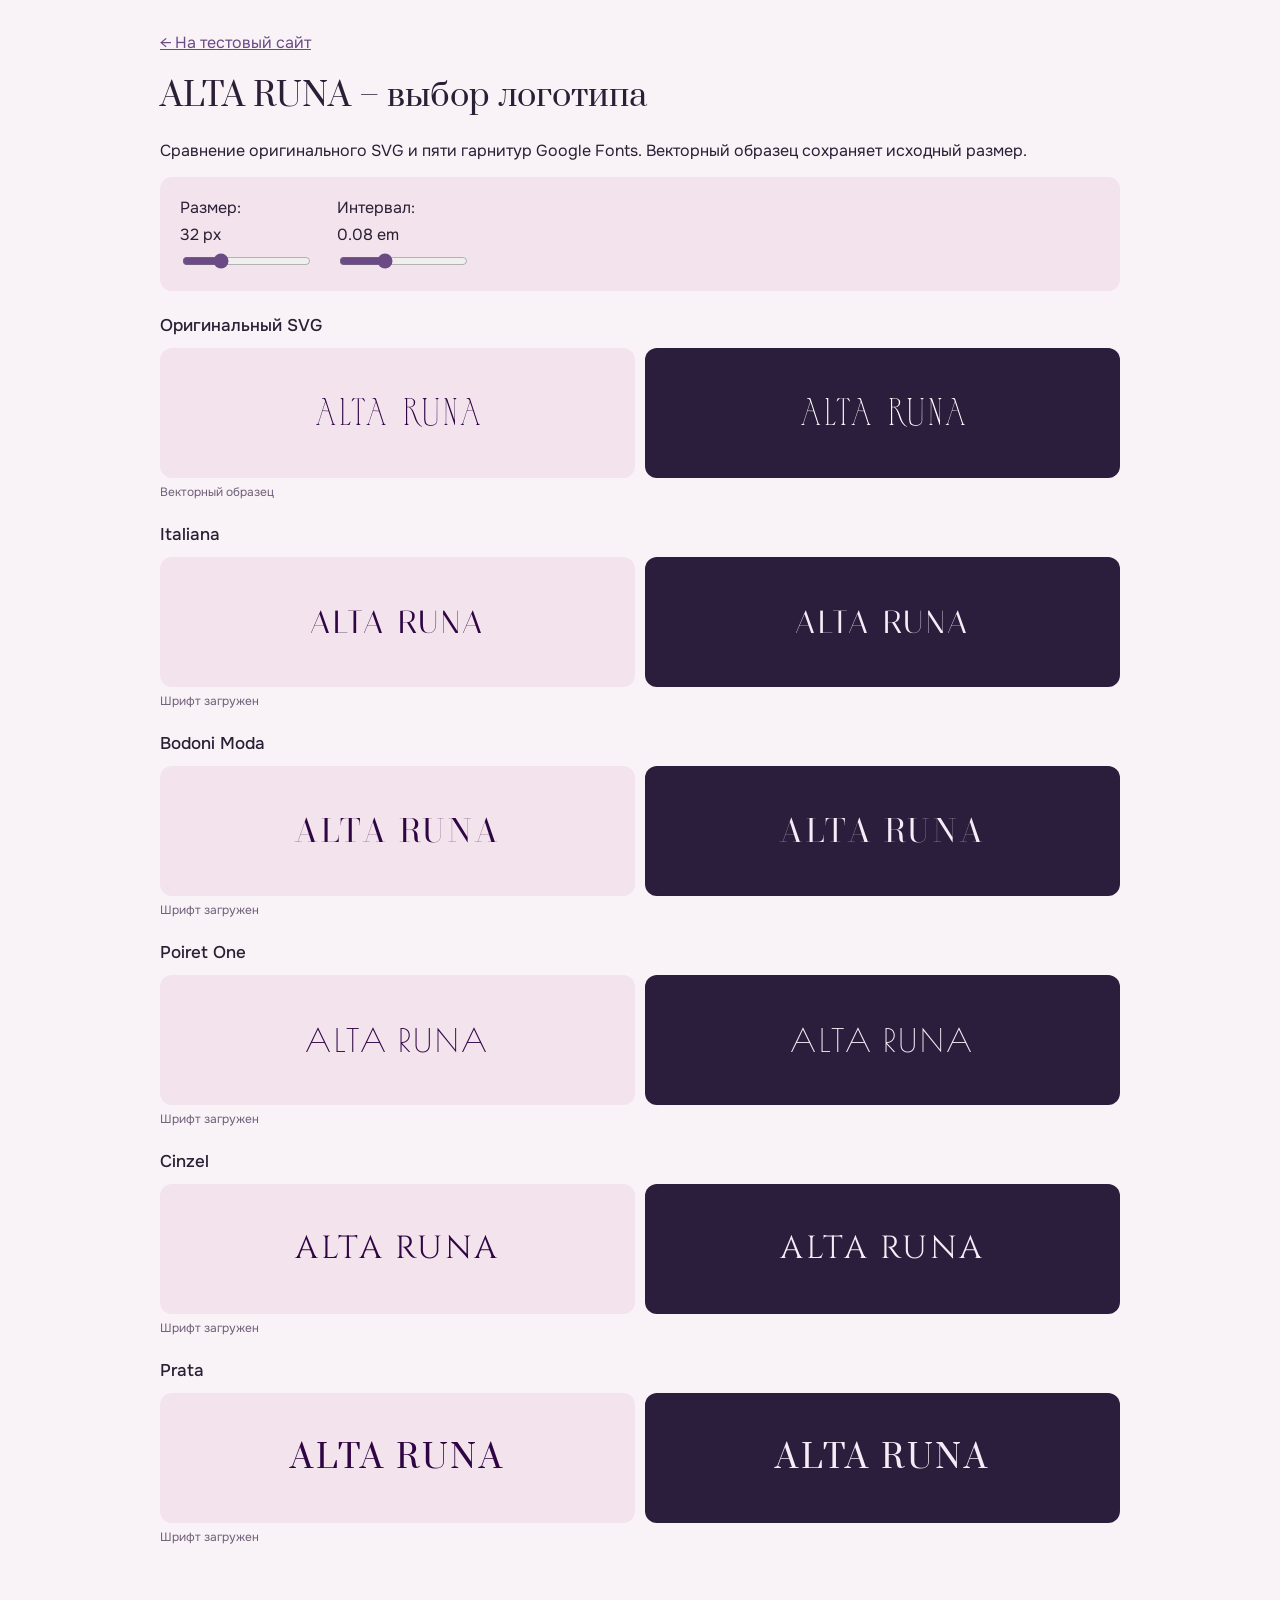
<file: logo-test.html>
<!doctype html><html lang="ru"><head><meta charset="utf-8"><meta name="viewport" content="width=device-width,initial-scale=1"><meta name="robots" content="noindex,nofollow"><title>ALTA RUNA – выбор логотипа</title><link rel="preconnect" href="https://fonts.googleapis.com"><link rel="preconnect" href="https://fonts.gstatic.com" crossorigin><link href="https://fonts.googleapis.com/css2?family=Bodoni+Moda:wght@400&family=Cinzel:wght@400&family=Italiana&family=Onest&family=Poiret+One&family=Prata&display=swap" rel="stylesheet"><style>*{box-sizing:border-box}body{margin:0;background:#F9F2F6;color:#2A1F35;font:16px Onest,system-ui,sans-serif}main{max-width:1000px;margin:auto;padding:32px 20px}a{color:#6B4A85}h1{font:32px Prata,serif}h2{font-size:17px;font-weight:500;margin:0 0 12px}.controls{display:flex;flex-wrap:wrap;gap:24px;padding:20px;background:#F2E3EC;border-radius:12px;position:sticky;top:0;z-index:1}label{display:grid;gap:6px}input{accent-color:#6B4A85}section{margin:24px 0}.pair{display:grid;grid-template-columns:1fr 1fr;gap:10px}.sample{display:flex;align-items:center;justify-content:center;min-height:130px;padding:12px;border-radius:12px;overflow:auto}.light{background:#F2E3EC;color:#2F0544}.dark{background:#2B1D3C;color:#F4EDF7}.word{font-size:var(--size,32px);letter-spacing:var(--tracking,.08em);font-weight:400;white-space:nowrap;font-synthesis:none}.sample img{width:164px;max-width:100%}.dark img{filter:brightness(0) invert(1)}.status{font-size:12px;color:#6E6078;margin:6px 0}@media(max-width:650px){.pair{grid-template-columns:1fr}.sample{min-height:100px}.controls{position:static}}</style></head><body><main><a href="./">← На тестовый сайт</a><h1>ALTA RUNA – выбор логотипа</h1><p>Сравнение оригинального SVG и пяти гарнитур Google Fonts. Векторный образец сохраняет исходный размер.</p><div class="controls"><label>Размер: <output id="sv">32 px</output><input id="size" type="range" min="20" max="64" value="32"></label><label>Интервал: <output id="tv">0.08 em</output><input id="track" type="range" min="0" max="0.24" step="0.01" value="0.08"></label></div><section><h2>Оригинальный SVG</h2><div class="pair"><div class="sample light"><img src="assets/logo.svg" alt="ALTA RUNA"></div><div class="sample dark"><img src="assets/logo.svg" alt="ALTA RUNA"></div></div><p class="status" data-font="">Векторный образец</p></section><section><h2>Italiana</h2><div class="pair"><div class="sample light"><span class="word" style="font-family:'Italiana',serif">ALTA RUNA</span></div><div class="sample dark"><span class="word" style="font-family:'Italiana',serif">ALTA RUNA</span></div></div><p class="status" data-font="Italiana">Проверка загрузки…</p></section><section><h2>Bodoni Moda</h2><div class="pair"><div class="sample light"><span class="word" style="font-family:'Bodoni Moda',serif">ALTA RUNA</span></div><div class="sample dark"><span class="word" style="font-family:'Bodoni Moda',serif">ALTA RUNA</span></div></div><p class="status" data-font="Bodoni Moda">Проверка загрузки…</p></section><section><h2>Poiret One</h2><div class="pair"><div class="sample light"><span class="word" style="font-family:'Poiret One',serif">ALTA RUNA</span></div><div class="sample dark"><span class="word" style="font-family:'Poiret One',serif">ALTA RUNA</span></div></div><p class="status" data-font="Poiret One">Проверка загрузки…</p></section><section><h2>Cinzel</h2><div class="pair"><div class="sample light"><span class="word" style="font-family:'Cinzel',serif">ALTA RUNA</span></div><div class="sample dark"><span class="word" style="font-family:'Cinzel',serif">ALTA RUNA</span></div></div><p class="status" data-font="Cinzel">Проверка загрузки…</p></section><section><h2>Prata</h2><div class="pair"><div class="sample light"><span class="word" style="font-family:'Prata',serif">ALTA RUNA</span></div><div class="sample dark"><span class="word" style="font-family:'Prata',serif">ALTA RUNA</span></div></div><p class="status" data-font="Prata">Проверка загрузки…</p></section></main><script>const size=document.getElementById('size'),track=document.getElementById('track');function update(){document.documentElement.style.setProperty('--size',size.value+'px');document.documentElement.style.setProperty('--tracking',track.value+'em');document.getElementById('sv').textContent=size.value+' px';document.getElementById('tv').textContent=Number(track.value).toFixed(2)+' em'}size.oninput=track.oninput=update;update();document.querySelectorAll('[data-font]').forEach(async e=>{if(!e.dataset.font)return;try{const f=await document.fonts.load('32px "'+e.dataset.font+'"','ALTA RUNA');e.textContent=f.length&&f.every(x=>x.status==='loaded')?'Шрифт загружен':'Шрифт не загружен – резервное начертание'}catch{e.textContent='Ошибка загрузки шрифта'}})</script></body></html>
</file>
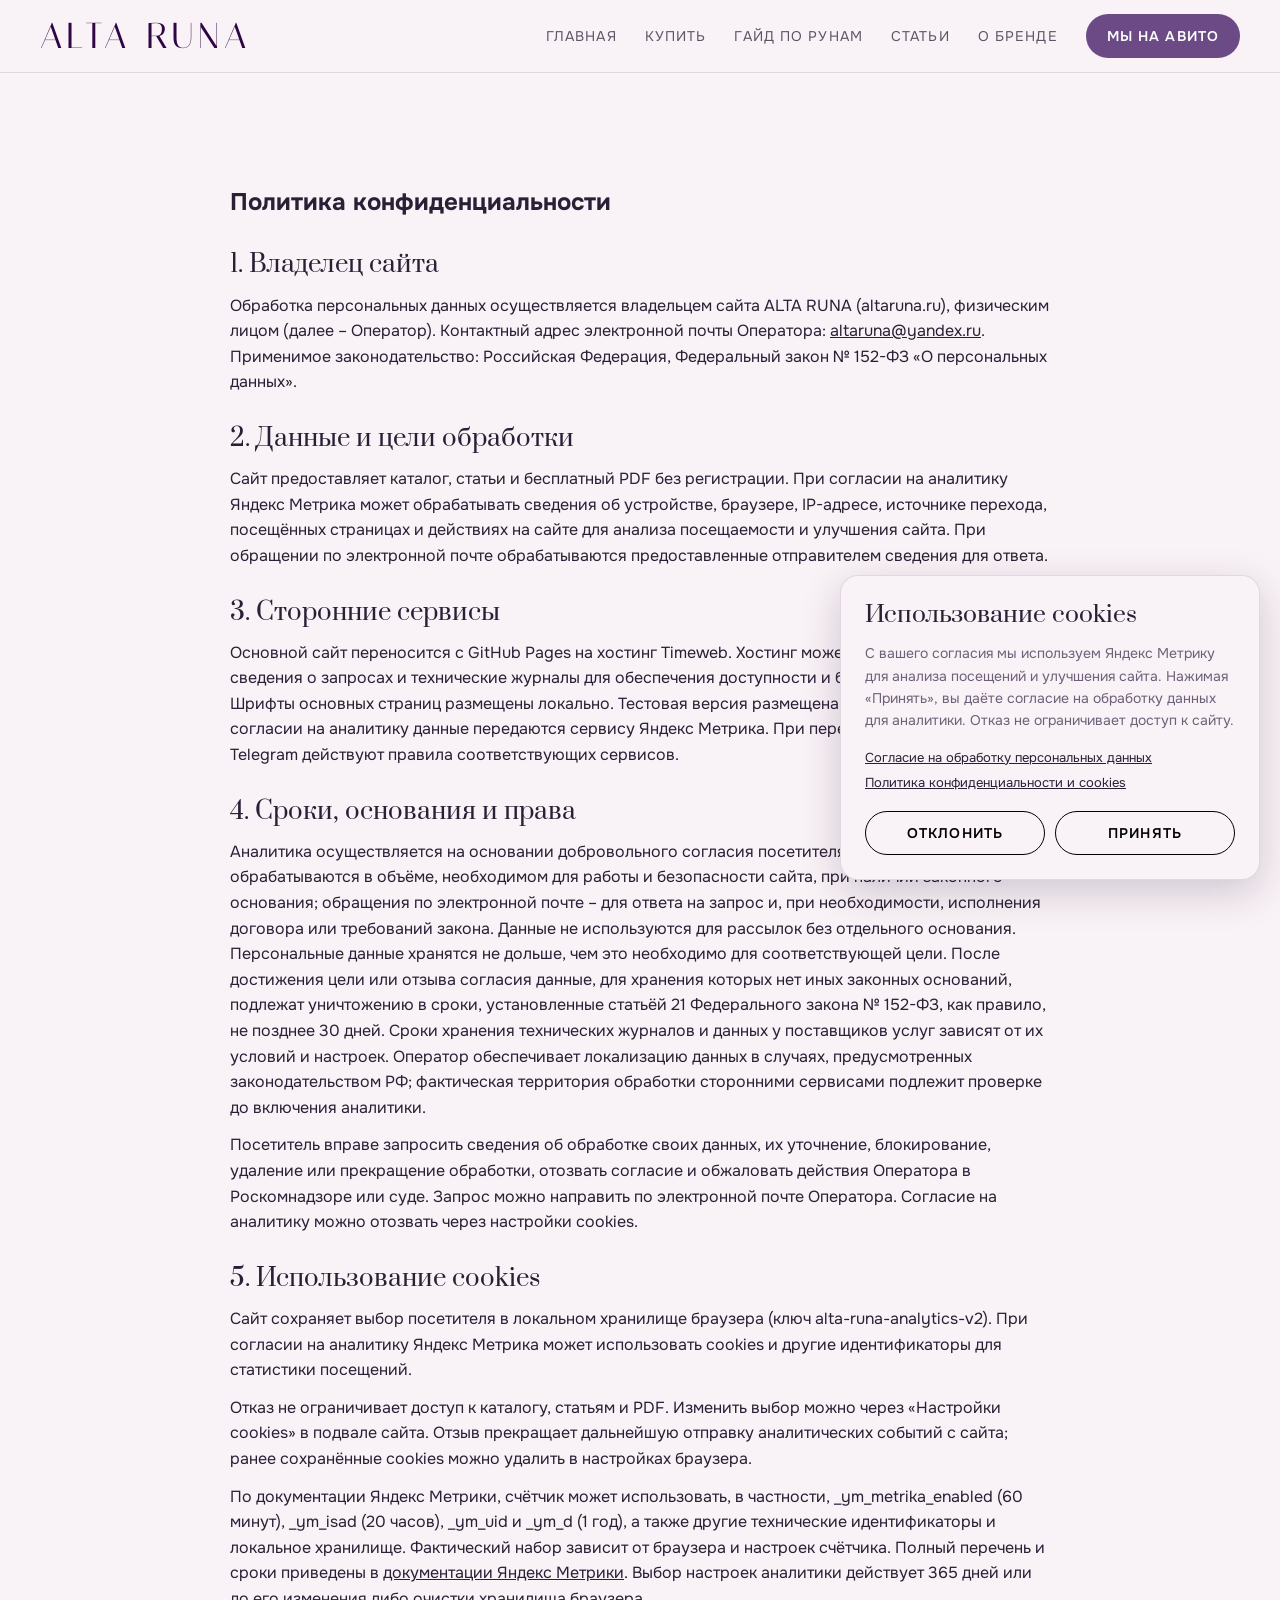
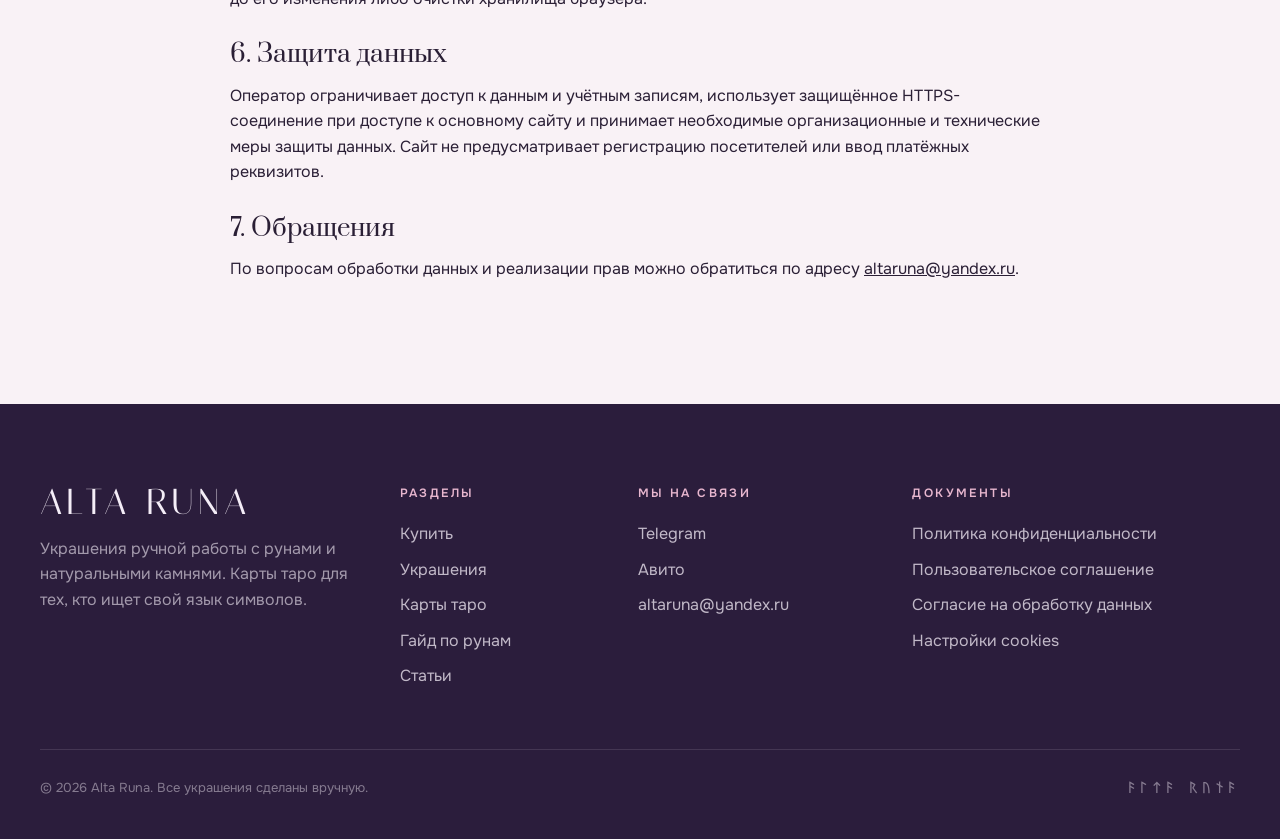
<file: privacy.html>
<!doctype html><html lang="ru"><head><meta charset="UTF-8"><meta name="viewport" content="width=device-width,initial-scale=1"><meta name="robots" content="noindex,nofollow"><title>Политика конфиденциальности – ALTA RUNA</title><link rel="stylesheet" href="assets/style.css"></head><body data-page="legal"><header id="site-header"></header><main class="section"><div class="wrap"><article class="legal-copy"><h1>Политика конфиденциальности</h1><h2>1. Владелец сайта</h2><p>Обработка персональных данных осуществляется владельцем сайта ALTA RUNA (altaruna.ru), физическим лицом (далее – Оператор). Контактный адрес электронной почты Оператора: <a href="mailto:altaruna@yandex.ru">altaruna@yandex.ru</a>. Применимое законодательство: Российская Федерация, Федеральный закон № 152-ФЗ «О персональных данных».</p><h2>2. Данные и цели обработки</h2><p>Сайт предоставляет каталог, статьи и бесплатный PDF без регистрации. При согласии на аналитику Яндекс Метрика может обрабатывать сведения об устройстве, браузере, IP-адресе, источнике перехода, посещённых страницах и действиях на сайте для анализа посещаемости и улучшения сайта. При обращении по электронной почте обрабатываются предоставленные отправителем сведения для ответа.</p><h2>3. Сторонние сервисы</h2><p>Основной сайт переносится с GitHub Pages на хостинг Timeweb. Хостинг может обрабатывать IP-адреса, сведения о запросах и технические журналы для обеспечения доступности и безопасности сайта. Шрифты основных страниц размещены локально. Тестовая версия размещена на GitHub Pages. При согласии на аналитику данные передаются сервису Яндекс Метрика. При переходе на Авито или Telegram действуют правила соответствующих сервисов.</p><h2>4. Сроки, основания и права</h2><p>Аналитика осуществляется на основании добровольного согласия посетителя. Технические данные обрабатываются в объёме, необходимом для работы и безопасности сайта, при наличии законного основания; обращения по электронной почте – для ответа на запрос и, при необходимости, исполнения договора или требований закона. Данные не используются для рассылок без отдельного основания. Персональные данные хранятся не дольше, чем это необходимо для соответствующей цели. После достижения цели или отзыва согласия данные, для хранения которых нет иных законных оснований, подлежат уничтожению в сроки, установленные статьёй 21 Федерального закона № 152-ФЗ, как правило, не позднее 30 дней. Сроки хранения технических журналов и данных у поставщиков услуг зависят от их условий и настроек. Оператор обеспечивает локализацию данных в случаях, предусмотренных законодательством РФ; фактическая территория обработки сторонними сервисами подлежит проверке до включения аналитики.</p><p>Посетитель вправе запросить сведения об обработке своих данных, их уточнение, блокирование, удаление или прекращение обработки, отозвать согласие и обжаловать действия Оператора в Роскомнадзоре или суде. Запрос можно направить по электронной почте Оператора. Согласие на аналитику можно отозвать через настройки cookies.</p><h2 id="cookies">5. Использование cookies</h2><p>Сайт сохраняет выбор посетителя в локальном хранилище браузера (ключ alta-runa-analytics-v2). При согласии на аналитику Яндекс Метрика может использовать cookies и другие идентификаторы для статистики посещений.</p><p>Отказ не ограничивает доступ к каталогу, статьям и PDF. Изменить выбор можно через «Настройки cookies» в подвале сайта. Отзыв прекращает дальнейшую отправку аналитических событий с сайта; ранее сохранённые cookies можно удалить в настройках браузера.</p><p>По документации Яндекс Метрики, счётчик может использовать, в частности, _ym_metrika_enabled (60 минут), _ym_isad (20 часов), _ym_uid и _ym_d (1 год), а также другие технические идентификаторы и локальное хранилище. Фактический набор зависит от браузера и настроек счётчика. Полный перечень и сроки приведены в <a href="https://www.yandex.ru/support/metrica/ru/general/cookie-usage.html">документации Яндекс Метрики</a>. Выбор настроек аналитики действует 365 дней или до его изменения либо очистки хранилища браузера.</p><h2>6. Защита данных</h2><p>Оператор ограничивает доступ к данным и учётным записям, использует защищённое HTTPS-соединение при доступе к основному сайту и принимает необходимые организационные и технические меры защиты данных. Сайт не предусматривает регистрацию посетителей или ввод платёжных реквизитов.</p><h2>7. Обращения</h2><p>По вопросам обработки данных и реализации прав можно обратиться по адресу <a href="mailto:altaruna@yandex.ru">altaruna@yandex.ru</a>.</p></article></div></main><footer id="site-footer"></footer><script src="data/products.js"></script><script src="data/articles.js"></script><script src="assets/render.js"></script><script src="assets/main.js"></script></body></html>
</file>
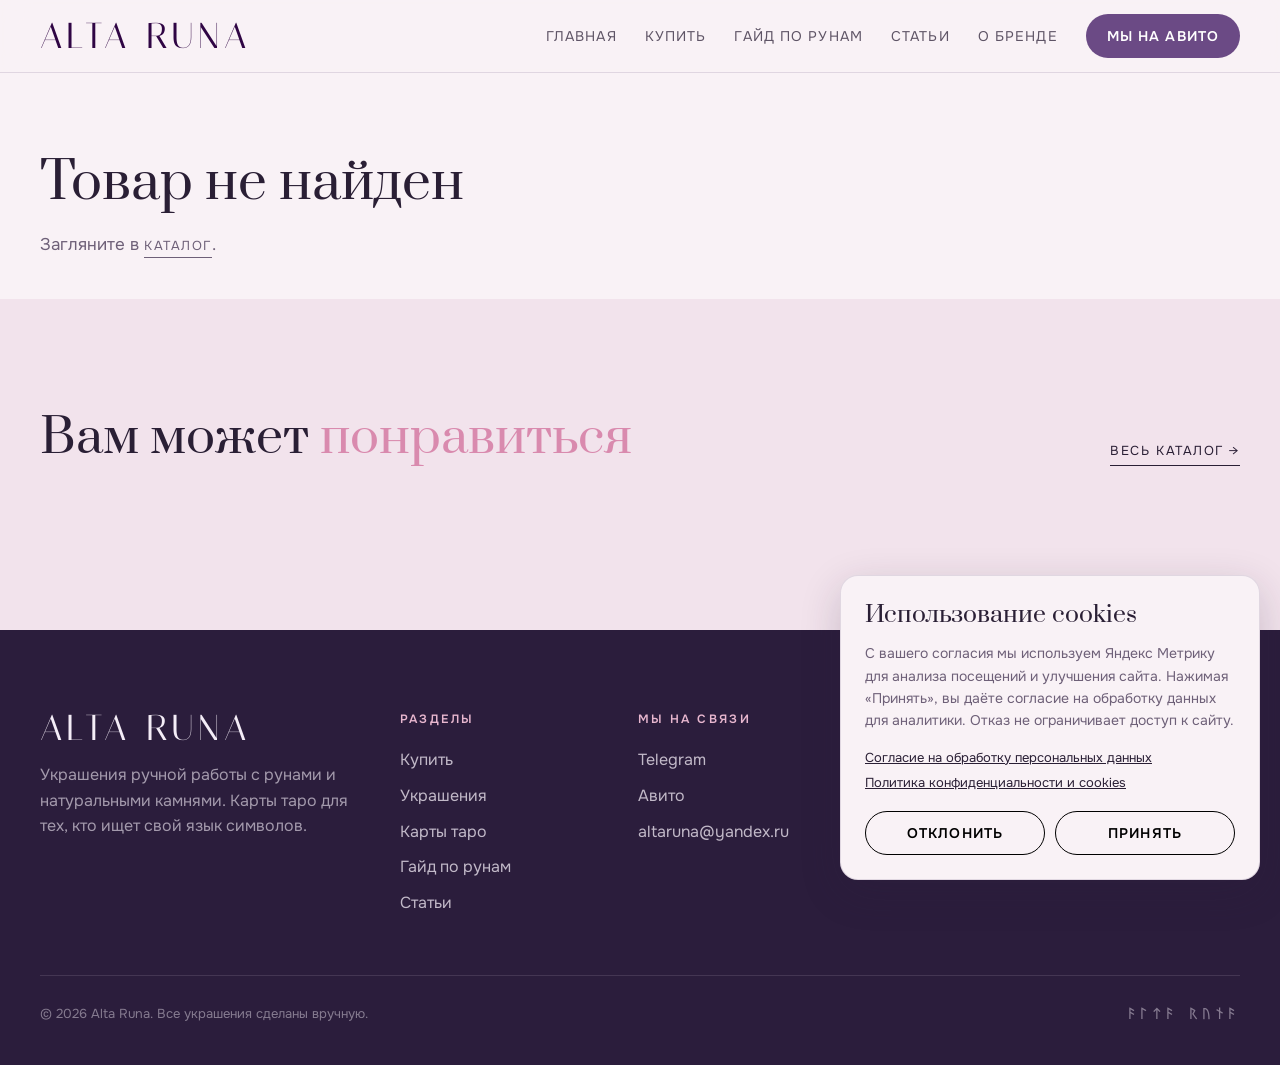
<file: product.html>
<!DOCTYPE html>
<html lang="ru">
<head>
<meta charset="UTF-8">
<script>document.documentElement.classList.add('js')</script>
<meta name="viewport" content="width=device-width, initial-scale=1">
<title>Товар – Alta Runa</title>
<meta name="description" content="Каталог Alta Runa: рунические браслеты, подвески и кольца с натуральными камнями, колоды и наборы таро.">
<meta property="og:title" content="Alta Runa">
<meta property="og:description" content="Каталог Alta Runa: рунические браслеты, подвески и кольца с натуральными камнями, колоды и наборы таро.">
<meta name="theme-color" content="#2B1D3C">
<link rel="icon" href="data:image/svg+xml,<svg xmlns='http://www.w3.org/2000/svg' viewBox='0 0 100 100'><rect width='100' height='100' rx='22' fill='%232B1D3C'/><text x='50' y='72' font-size='64' text-anchor='middle' fill='%23C9AEE0'>ᚱ</text></svg>">
<link rel="stylesheet" href="assets/style.css">
</head>
<body data-page="product">
<header id="site-header"></header>
<main>
  <div id="product"></div>
  <section class="section section--alt">
    <div class="wrap">
      <div class="sec-head"><h2>Вам может <em>понравиться</em></h2><a href="shop.html" class="link-arrow">Весь каталог →</a></div>
      <div class="grid" id="related"></div>
    </div>
  </section>
</main>
<footer id="site-footer"></footer>
<script src="data/products.js"></script>
<script src="data/articles.js"></script>
<script src="assets/render.js"></script>
<script src="assets/main.js"></script>
</body>
</html>
</file>
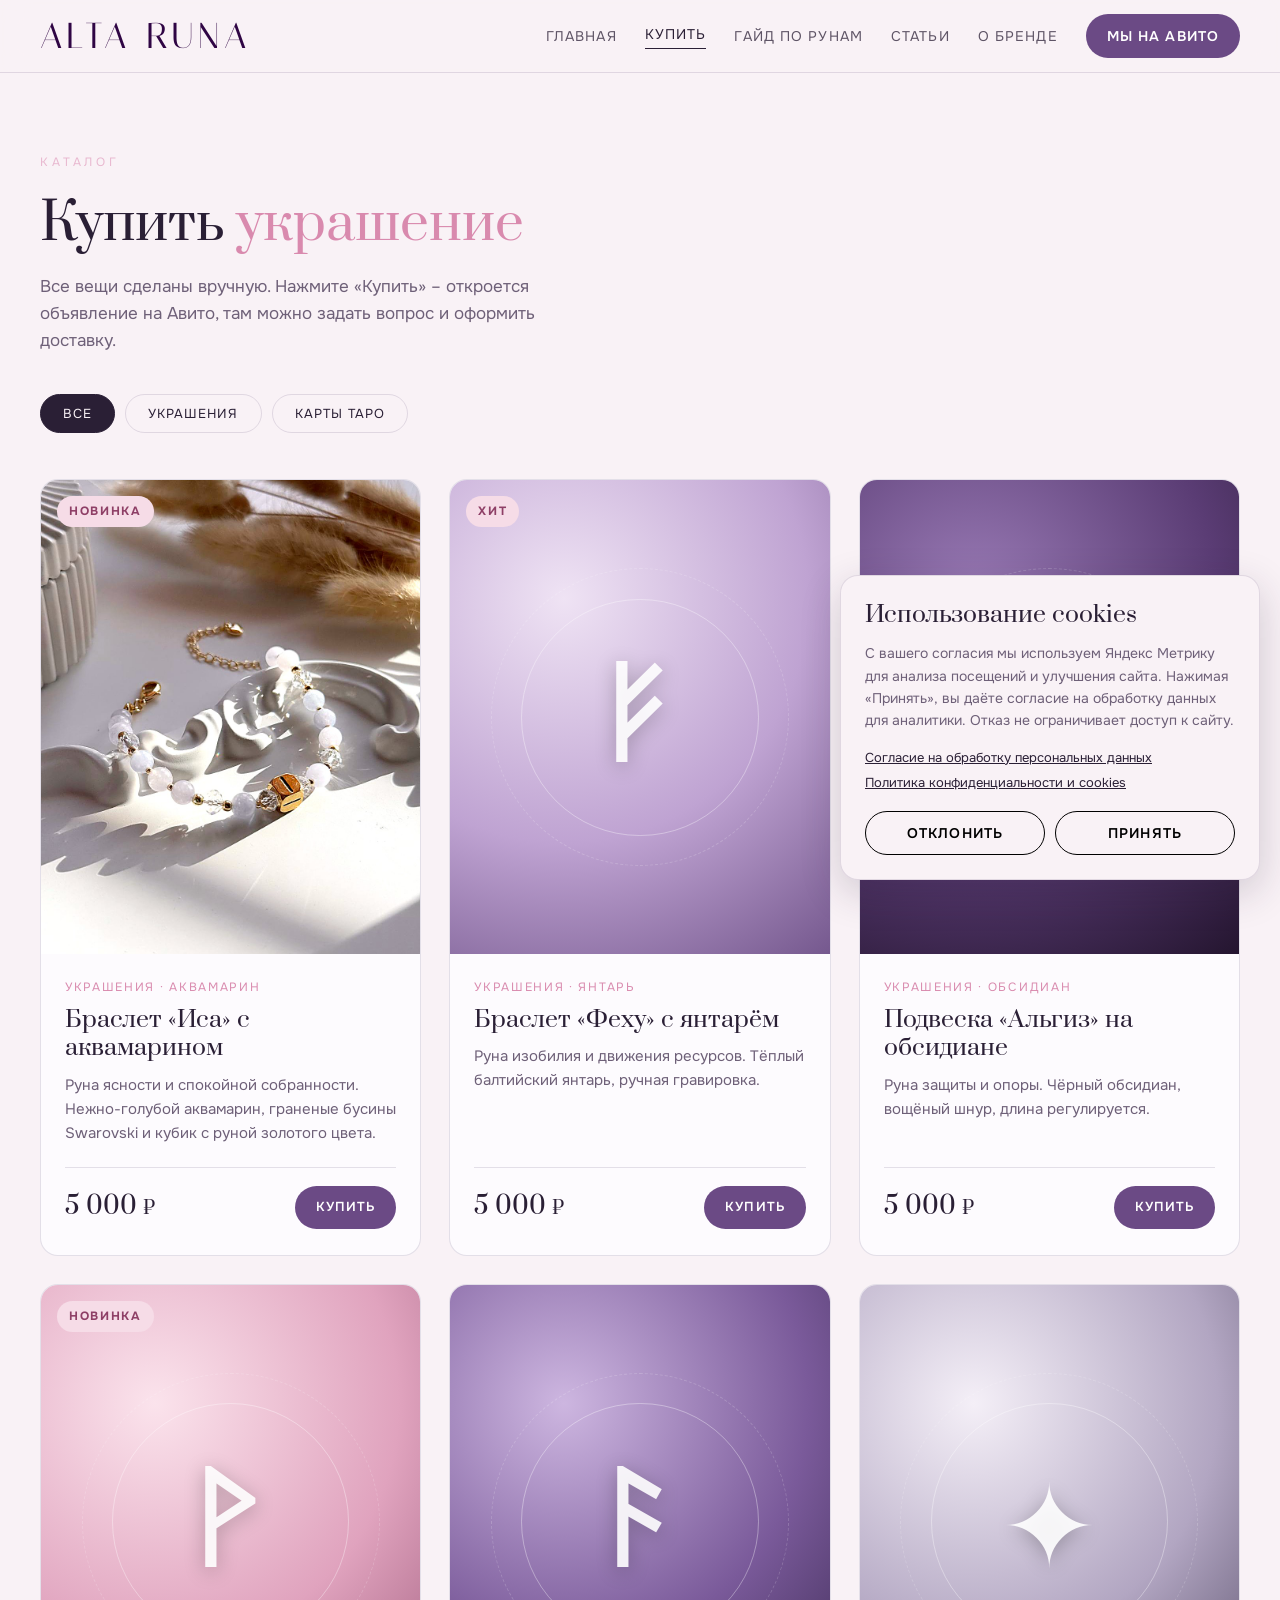
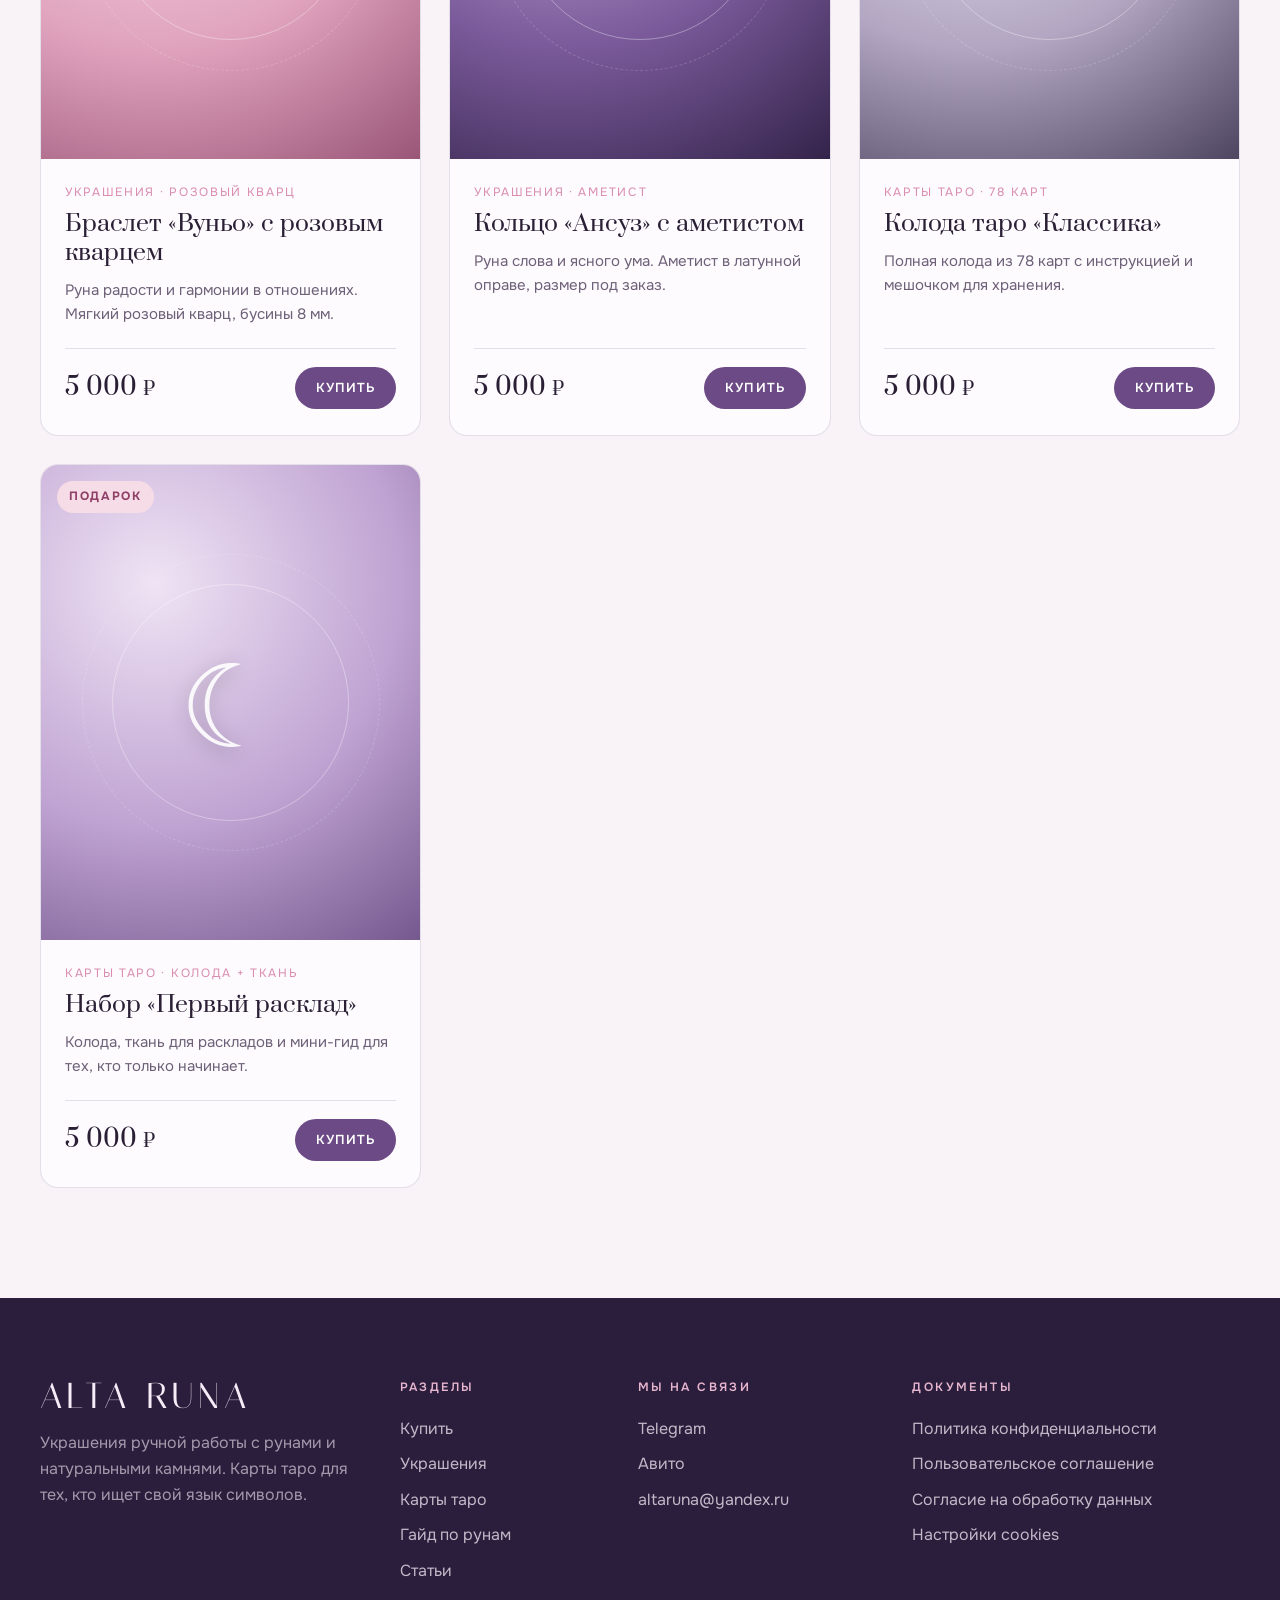
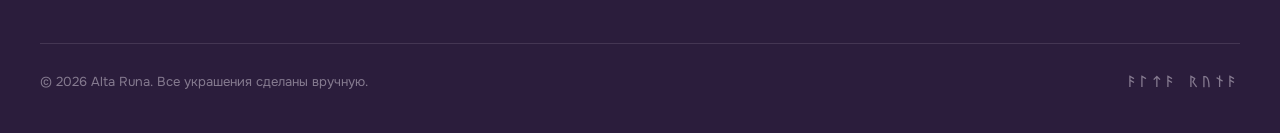
<file: shop.html>
<!DOCTYPE html>
<html lang="ru">
<head>
<meta charset="UTF-8">
<script>document.documentElement.classList.add('js')</script>
<meta name="viewport" content="width=device-width, initial-scale=1">
<title>Купить – Alta Runa</title>
<meta name="description" content="Каталог Alta Runa: рунические браслеты, подвески и кольца с натуральными камнями, колоды и наборы таро.">
<meta property="og:title" content="Купить – Alta Runa">
<meta property="og:description" content="Каталог Alta Runa: рунические браслеты, подвески и кольца с натуральными камнями, колоды и наборы таро.">
<meta name="theme-color" content="#2B1D3C">
<link rel="icon" href="data:image/svg+xml,<svg xmlns='http://www.w3.org/2000/svg' viewBox='0 0 100 100'><rect width='100' height='100' rx='22' fill='%232B1D3C'/><text x='50' y='72' font-size='64' text-anchor='middle' fill='%23C9AEE0'>ᚱ</text></svg>">
<link rel="stylesheet" href="assets/style.css">
</head>
<body data-page="shop">
<header id="site-header"></header>
<main>
  <section class="wrap page-title">
    <span class="eyebrow">Каталог</span>
    <h1>Купить <em>украшение</em></h1>
    <p>Все вещи сделаны вручную. Нажмите «Купить» – откроется объявление на Авито, там можно задать вопрос и оформить доставку.</p>
  </section>
  <section class="wrap" style="padding-bottom:110px">
    <div class="filters" id="filters"></div>
    <div class="grid" id="products"></div>
  </section>
</main>
<footer id="site-footer"></footer>
<script src="data/products.js"></script>
<script src="data/articles.js"></script>
<script src="assets/render.js"></script>
<script src="assets/main.js"></script>
</body>
</html>
</file>
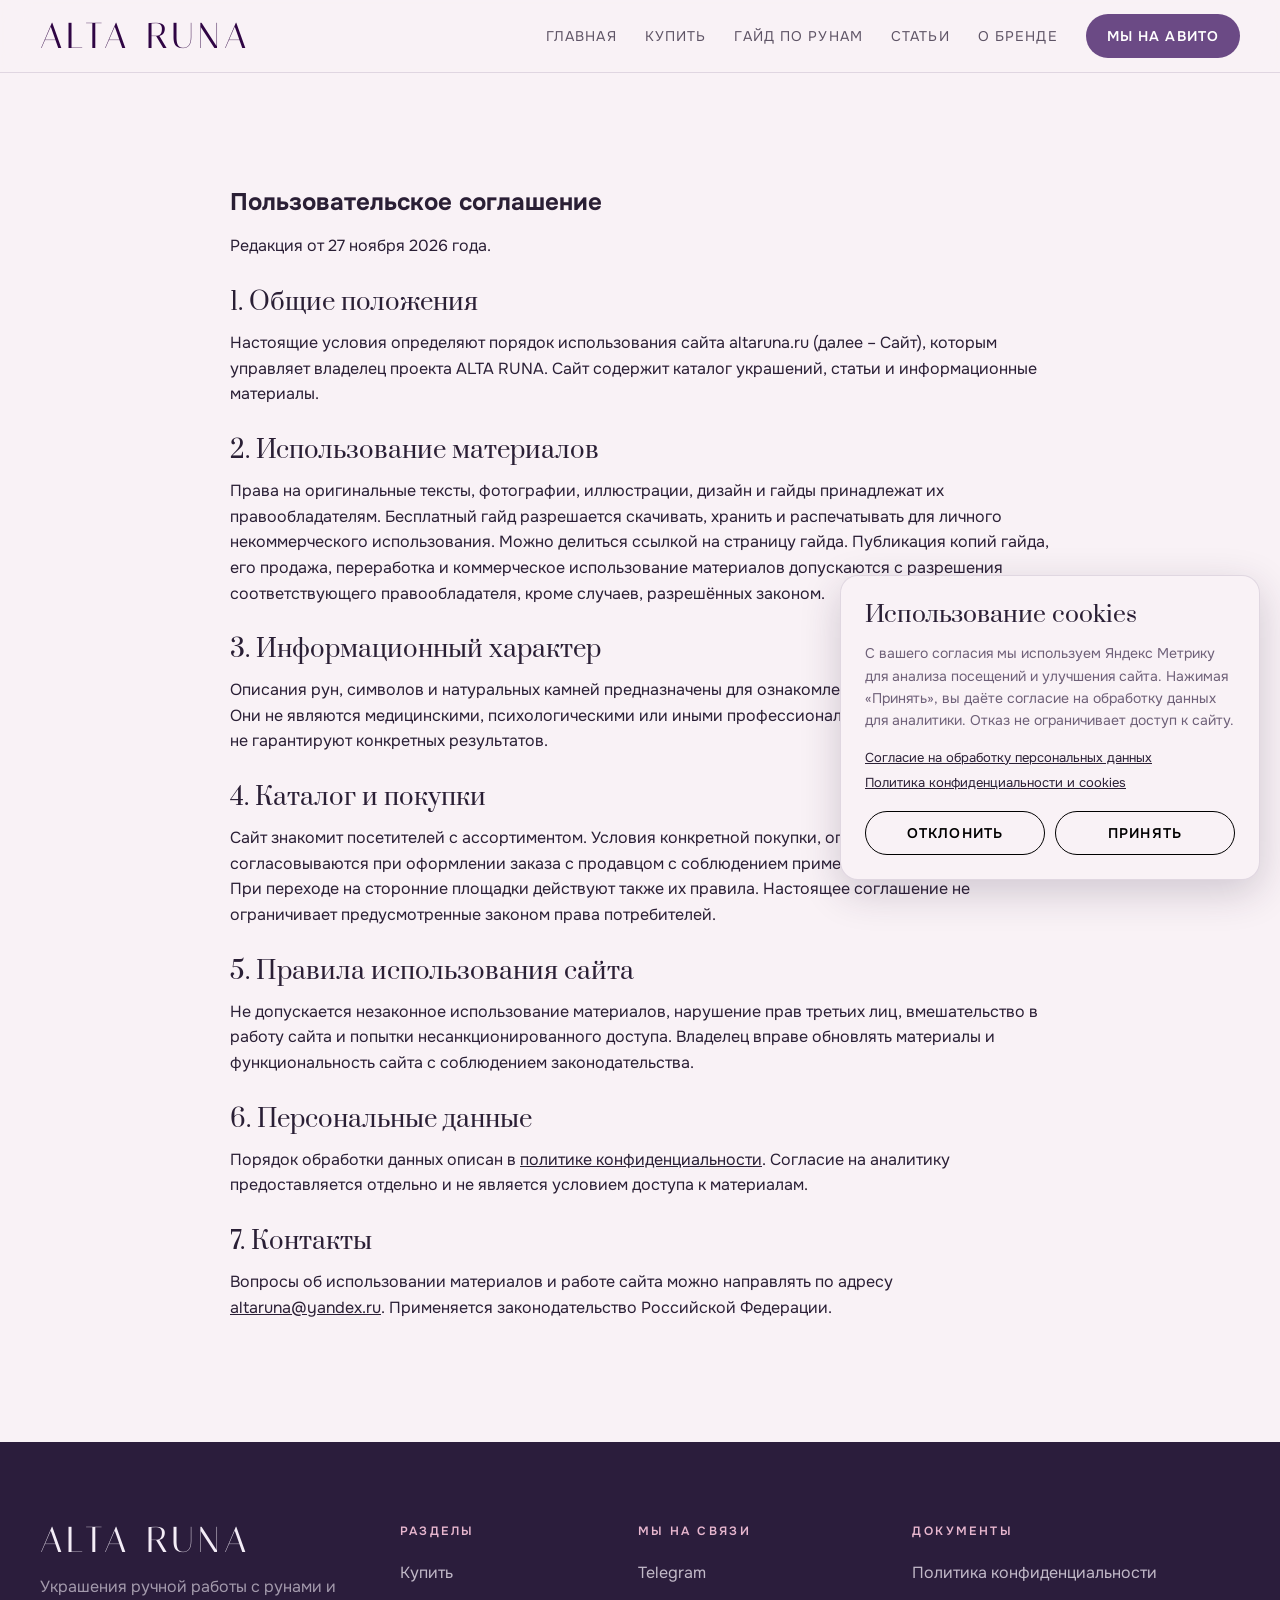
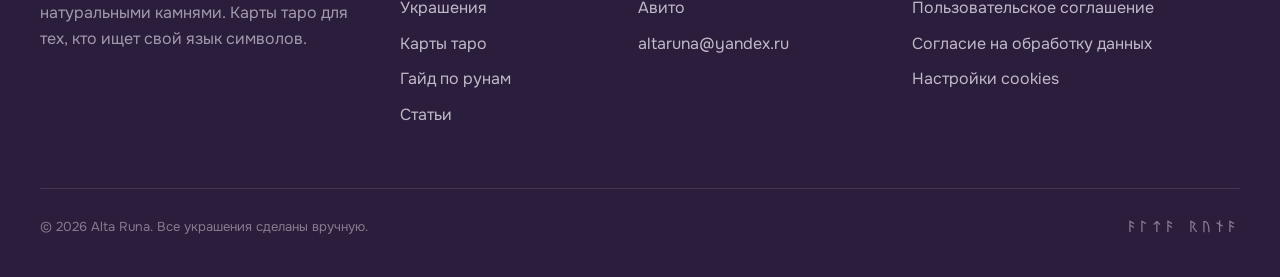
<file: terms.html>
<!doctype html><html lang="ru"><head><meta charset="UTF-8"><meta name="viewport" content="width=device-width,initial-scale=1"><meta name="robots" content="noindex,nofollow"><title>Пользовательское соглашение – ALTA RUNA</title><link rel="stylesheet" href="assets/style.css"></head><body data-page="legal"><header id="site-header"></header><main class="section"><div class="wrap"><article class="legal-copy"><h1>Пользовательское соглашение</h1><p>Редакция от 27 ноября 2026 года.</p><h2>1. Общие положения</h2><p>Настоящие условия определяют порядок использования сайта altaruna.ru (далее – Сайт), которым управляет владелец проекта ALTA RUNA. Сайт содержит каталог украшений, статьи и информационные материалы.</p><h2>2. Использование материалов</h2><p>Права на оригинальные тексты, фотографии, иллюстрации, дизайн и гайды принадлежат их правообладателям. Бесплатный гайд разрешается скачивать, хранить и распечатывать для личного некоммерческого использования. Можно делиться ссылкой на страницу гайда. Публикация копий гайда, его продажа, переработка и коммерческое использование материалов допускаются с разрешения соответствующего правообладателя, кроме случаев, разрешённых законом.</p><h2>3. Информационный характер</h2><p>Описания рун, символов и натуральных камней предназначены для ознакомления и личной рефлексии. Они не являются медицинскими, психологическими или иными профессиональными рекомендациями и не гарантируют конкретных результатов.</p><h2>4. Каталог и покупки</h2><p>Сайт знакомит посетителей с ассортиментом. Условия конкретной покупки, оплаты, доставки и возврата согласовываются при оформлении заказа с продавцом с соблюдением применимого законодательства. При переходе на сторонние площадки действуют также их правила. Настоящее соглашение не ограничивает предусмотренные законом права потребителей.</p><h2>5. Правила использования сайта</h2><p>Не допускается незаконное использование материалов, нарушение прав третьих лиц, вмешательство в работу сайта и попытки несанкционированного доступа. Владелец вправе обновлять материалы и функциональность сайта с соблюдением законодательства.</p><h2>6. Персональные данные</h2><p>Порядок обработки данных описан в <a href="privacy.html">политике конфиденциальности</a>. Согласие на аналитику предоставляется отдельно и не является условием доступа к материалам.</p><h2>7. Контакты</h2><p>Вопросы об использовании материалов и работе сайта можно направлять по адресу <a href="mailto:altaruna@yandex.ru">altaruna@yandex.ru</a>. Применяется законодательство Российской Федерации.</p></article></div></main><footer id="site-footer"></footer><script src="data/products.js"></script><script src="data/articles.js"></script><script src="assets/render.js"></script><script src="assets/main.js"></script></body></html>
</file>
<file: assets/style.css>
@font-face{font-family:"Italiana";src:url("fonts/italiana.ttf") format("truetype");font-weight:400;font-display:swap}
@font-face{font-family:"Prata";src:url("fonts/prata.ttf") format("truetype");font-weight:400;font-display:swap}
@font-face{font-family:"Onest";src:url("fonts/onest.ttf") format("truetype");font-weight:100 900;font-display:swap}
/* ===================== ALTA RUNA ===================== */
:root{
  --bg:#F9F2F6;
  --bg-2:#F2E3EC;
  --ink:#2A1F35;
  --ink-soft:#6E6078;
  --line:rgba(60,35,85,.13);
  --dark:#2B1D3C;
  --dark-2:#3A2950;
  --bone:#F4EDF7;
  --accent:#6B4A85;
  --accent-2:#E8B7CF;
  --pink:#D98AAE;
  --pink-soft:#F6DCE7;
  --radius:18px;
  --wrap:1200px;
  --serif:"Prata", Georgia, serif;
  --sans:"Onest", system-ui, -apple-system, "Segoe UI", sans-serif;
  --rune:"BabelStone Elder","Noto Sans Runic","Segoe UI Historic","Segoe UI Symbol",serif;
}
*{box-sizing:border-box;margin:0;padding:0}
html{scroll-behavior:smooth}
body{font-family:var(--sans);background:var(--bg);color:var(--ink);line-height:1.6;font-size:16px;-webkit-font-smoothing:antialiased}
img{max-width:100%;display:block}
a{color:inherit;text-decoration:none}
.wrap{width:min(var(--wrap),100% - 40px);margin-inline:auto}
.rune{font-family:var(--rune)}

/* ---------- Header ---------- */
.header{position:sticky;top:0;z-index:50;background:rgba(249,242,246,.82);backdrop-filter:blur(14px);-webkit-backdrop-filter:blur(14px);border-bottom:1px solid var(--line)}
.header.on-dark{background:rgba(43,29,60,.8);color:var(--bone);border-color:rgba(244,237,247,.12)}
.header__in{display:flex;align-items:center;justify-content:space-between;height:72px}
.logo{display:flex;align-items:center;gap:10px;font-family:var(--serif);font-size:24px;letter-spacing:.22em;font-weight:400;text-transform:uppercase;font-weight:400;font-synthesis:none}
.logo .rune{font-size:22px;color:var(--accent-2);letter-spacing:0}
.nav{display:flex;align-items:center;gap:28px}
.nav a{font-size:14px;letter-spacing:.08em;text-transform:uppercase;opacity:.75;transition:opacity .2s}
.nav a:hover,.nav a.active{opacity:1}
.nav .btn{opacity:1;color:#fff}
.nav a.active{border-bottom:1px solid currentColor;padding-bottom:2px}
.burger{display:none;background:none;border:0;color:inherit;width:40px;height:40px;cursor:pointer}
.burger span{display:block;height:1.5px;background:currentColor;margin:7px 8px;transition:.3s}

/* ---------- Buttons ---------- */
.btn{display:inline-flex;align-items:center;justify-content:center;gap:10px;padding:14px 28px;border-radius:999px;font-size:14px;letter-spacing:.08em;text-transform:uppercase;font-weight:600;border:1px solid transparent;cursor:pointer;transition:transform .2s, background .2s, color .2s, border-color .2s;font-family:var(--sans)}
.btn:hover{transform:translateY(-2px)}
.btn--accent{background:var(--accent);color:#fff}
.btn--accent:hover{background:#583A70}
.btn--ghost{border-color:currentColor;background:transparent}
.btn--ghost:hover{background:var(--ink);color:var(--bg);border-color:var(--ink)}
.on-dark-section .btn--ghost:hover{background:var(--bone);color:var(--dark);border-color:var(--bone)}
.btn--sm{padding:10px 20px;font-size:12px}
.btn--full{width:100%}

/* ---------- Hero ---------- */
.hero{position:relative;background:var(--dark);color:var(--bone);overflow:hidden;margin-top:-72px;padding-top:72px}
.hero::before{content:"";position:absolute;inset:0;background:radial-gradient(35% 45% at 92% 15%, rgba(217,138,174,.30), transparent 70%), radial-gradient(60% 70% at 78% 50%, rgba(155,123,186,.42), transparent 70%), radial-gradient(40% 50% at 10% 100%, rgba(232,150,190,.22), transparent 70%)}
.hero__in{position:relative;display:grid;grid-template-columns:1.1fr 1fr;align-items:center;gap:40px;min-height:calc(100vh - 72px);max-height:900px;padding:60px 0}
.eyebrow{font-size:12px;letter-spacing:.32em;text-transform:uppercase;color:var(--accent-2);margin-bottom:22px;display:block}
.hero h1{font-family:var(--serif);font-weight:400;font-size:clamp(48px,6.4vw,96px);line-height:.98;letter-spacing:-.01em;font-weight:400;font-synthesis:none}
.hero h1 em{font-style:italic;color:var(--accent-2)}
.hero p{margin-top:28px;max-width:470px;font-size:18px;color:rgba(244,237,247,.72)}
.hero__cta{display:flex;flex-wrap:wrap;gap:14px;margin-top:40px}

.ring{position:relative;width:min(520px,100%);aspect-ratio:1;margin-inline:auto}
.ring__track{position:absolute;inset:0;animation:spin 90s linear infinite}
.ring__track span{position:absolute;left:50%;top:50%;font-family:var(--rune);font-size:clamp(16px,2vw,24px);color:rgba(244,237,247,.55)}
.ring__circle{position:absolute;inset:9%;border-radius:50%;border:1px solid rgba(244,237,247,.16)}
.ring__circle--2{inset:22%;border-color:rgba(201,174,224,.4)}
.ring__stone{position:absolute;inset:28%;border-radius:50%;background:radial-gradient(circle at 34% 30%, #B79BD0 0%, #6E4C8C 38%, #3B2456 78%, #1D1030 100%);box-shadow:0 40px 80px rgba(0,0,0,.55), inset -18px -24px 50px rgba(0,0,0,.45), inset 12px 14px 30px rgba(240,225,255,.25);display:grid;place-items:center}
.ring__stone .rune{font-size:clamp(70px,10vw,130px);color:rgba(250,244,255,.92);text-shadow:0 2px 0 rgba(0,0,0,.25), 0 0 30px rgba(210,180,255,.45)}
@keyframes spin{to{transform:rotate(360deg)}}

/* ---------- Marquee ---------- */
.marquee{background:linear-gradient(90deg,var(--accent),#A86A9C 50%,var(--pink));color:#fff;overflow:hidden;white-space:nowrap;padding:16px 0}
.marquee__track{display:inline-flex;gap:46px;animation:marq 40s linear infinite;font-size:14px;letter-spacing:.24em;text-transform:uppercase}
.marquee__track .rune{letter-spacing:0;font-size:18px;opacity:.8}
@keyframes marq{to{transform:translateX(-50%)}}

/* ---------- Sections ---------- */
.section{padding:110px 0}
.section--tight{padding:70px 0}
.section--alt{background:var(--bg-2)}
.on-dark-section{background:var(--dark);color:var(--bone)}
.sec-head{display:flex;align-items:end;justify-content:space-between;gap:30px;margin-bottom:54px;flex-wrap:wrap}
.sec-head h2,.page-title h1{font-family:var(--serif);font-weight:400;font-size:clamp(38px,4.6vw,64px);line-height:1.02;font-weight:400;font-synthesis:none}
.sec-head h2 em,.page-title h1 em{font-style:italic;color:var(--pink)}
.sec-head p{max-width:420px;color:var(--ink-soft)}
.link-arrow{font-size:13px;letter-spacing:.12em;text-transform:uppercase;border-bottom:1px solid currentColor;padding-bottom:3px;white-space:nowrap}

/* ---------- Collections ---------- */
.collections{display:grid;grid-template-columns:1fr 1fr;gap:22px}
.coll{position:relative;border-radius:var(--radius);overflow:hidden;min-height:440px;padding:40px;display:flex;flex-direction:column;justify-content:flex-end;color:#fff;isolation:isolate;transition:transform .4s}
.coll:hover{transform:translateY(-4px)}
.coll::after{content:"";position:absolute;inset:0;background:linear-gradient(to top, rgba(0,0,0,.55), transparent 60%);z-index:-1}
.coll__sym{position:absolute;top:30px;right:36px;font-family:var(--rune);font-size:150px;line-height:1;opacity:.28;z-index:-1;transition:transform .6s}
.coll:hover .coll__sym{transform:rotate(-8deg) scale(1.08)}
.coll h3{font-family:var(--serif);font-size:44px;font-weight:400;line-height:1;font-weight:400;font-synthesis:none}
.coll p{margin-top:10px;opacity:.85;max-width:340px}
.coll .link-arrow{margin-top:24px;align-self:flex-start}

/* ---------- Art placeholders (tones) ---------- */
.tone-amber{background:radial-gradient(circle at 30% 25%, #F2C98A, #B9712F 55%, #5C3014)}
.tone-obsidian{background:radial-gradient(circle at 30% 25%, #5A4E6E, #272033 55%, #100B17)}
.tone-rose{background:radial-gradient(circle at 30% 25%, #FBE3EC, #E0A3BE 55%, #9A5677)}
.tone-amethyst{background:radial-gradient(circle at 30% 25%, #CDB6E0, #7A5A9A 55%, #33234A)}
.tone-jade{background:radial-gradient(circle at 30% 25%, #C3DCC9, #5E8A6D 55%, #253D30)}
.tone-moon{background:radial-gradient(circle at 30% 25%, #F4EFF7, #B2A6C2 55%, #4E4560)}
.tone-lilac{background:radial-gradient(circle at 30% 25%, #EFE3F4, #BFA3D2 55%, #75588E)}
.tone-plum{background:radial-gradient(circle at 30% 25%, #9A7BB6, #5A3C74 55%, #24152F)}
.tone-copper{background:radial-gradient(circle at 30% 25%, #E9B58E, #A0623F 55%, #44200F)}

/* ---------- Product cards ---------- */
.grid{display:grid;grid-template-columns:repeat(3,1fr);gap:28px}
.card{display:flex;flex-direction:column;background:#FDFBFE;border-radius:var(--radius);overflow:hidden;border:1px solid var(--line);transition:transform .35s, box-shadow .35s}
.card:hover{transform:translateY(-6px);box-shadow:0 26px 50px -24px rgba(60,35,85,.35)}
.card__media{position:relative;aspect-ratio:4/5;overflow:hidden;display:grid;place-items:center}
.card__media img{width:100%;height:100%;object-fit:cover;transition:transform .7s}
.card:hover .card__media img{transform:scale(1.05)}
.art{position:absolute;inset:0;display:grid;place-items:center}
.art::before{content:"";position:absolute;width:62%;aspect-ratio:1;border-radius:50%;border:1px solid rgba(255,255,255,.35)}
.art::after{content:"";position:absolute;width:78%;aspect-ratio:1;border-radius:50%;border:1px dashed rgba(255,255,255,.18)}
.art__sym{font-family:var(--rune);font-size:clamp(80px,9vw,120px);color:rgba(255,255,255,.9);text-shadow:0 4px 20px rgba(0,0,0,.25);transition:transform .6s}
.card:hover .art__sym{transform:scale(1.08)}
.badge{position:absolute;top:16px;left:16px;background:var(--pink-soft);color:#8E3F66;font-size:11px;letter-spacing:.14em;text-transform:uppercase;font-weight:700;padding:6px 12px;border-radius:999px;z-index:2}
.card__body{padding:24px 24px 26px;display:flex;flex-direction:column;flex:1}
.card__meta{font-size:12px;letter-spacing:.14em;text-transform:uppercase;color:var(--pink)}
.card__title{font-family:var(--serif);font-size:27px;font-weight:400;line-height:1.1;margin:8px 0 10px;font-weight:400;font-synthesis:none}
.card__desc{color:var(--ink-soft);font-size:15px;flex:1}
.card__foot{display:flex;align-items:center;justify-content:space-between;gap:12px;margin-top:22px;padding-top:18px;border-top:1px solid var(--line)}
.price{font-family:var(--serif);font-size:28px;font-weight:400;font-weight:400;font-synthesis:none}
.price small{font-size:18px}

/* ---------- Article cards ---------- */
.a-card{display:flex;flex-direction:column;gap:18px}
.a-card__cover{position:relative;aspect-ratio:3/2;border-radius:var(--radius);overflow:hidden;display:grid;place-items:center}
.a-card__cover img{width:100%;height:100%;object-fit:cover;transition:transform .7s}
.a-card:hover .a-card__cover img,.a-card:hover .art__sym{transform:scale(1.06)}
.a-card__cover .art__sym{font-size:90px}
.a-card__meta{display:flex;gap:14px;font-size:12px;letter-spacing:.12em;text-transform:uppercase;color:var(--ink-soft)}
.a-card__meta b{color:var(--accent);font-weight:600}
.a-card h3{font-family:var(--serif);font-size:28px;line-height:1.12;font-weight:400;transition:color .2s;font-weight:400;font-synthesis:none}
.a-card:hover h3{color:var(--accent)}
.a-card p{color:var(--ink-soft);font-size:15px}

/* ---------- Features ---------- */
.features{display:grid;grid-template-columns:repeat(3,1fr);gap:1px;background:rgba(244,237,247,.12);border:1px solid rgba(244,237,247,.12);border-radius:var(--radius);overflow:hidden}
.feature{background:var(--dark);padding:46px 38px}
.feature .rune{font-size:42px;color:var(--accent-2)}
.feature h3{font-family:var(--serif);font-size:30px;font-weight:400;margin:20px 0 10px;font-weight:400;font-synthesis:none}
.feature p{color:rgba(244,237,247,.65)}
.about-grid{display:grid;grid-template-columns:1fr 1fr;gap:70px;align-items:end;margin-bottom:60px}
.about-grid h2{font-family:var(--serif);font-weight:400;font-size:clamp(38px,4.6vw,64px);line-height:1.02;font-weight:400;font-synthesis:none}
.about-grid h2 em{font-style:italic;color:var(--accent-2)}
.about-grid p{color:rgba(244,237,247,.72);font-size:17px}
.about-grid p+p{margin-top:16px}

/* ---------- CTA ---------- */
.cta{border-radius:28px;padding:80px 60px;text-align:center;position:relative;overflow:hidden;background:linear-gradient(120deg,var(--accent) 0%,#9A5E95 55%,var(--pink) 100%);color:#fff}
.cta::before{content:"ᚨᛚᛏᚨ ᚱᚢᚾᚨ";position:absolute;inset:auto 0 -40px 0;font-family:var(--rune);font-size:200px;opacity:.08;white-space:nowrap;line-height:1}
.cta h2{font-family:var(--serif);font-weight:400;font-size:clamp(36px,4.4vw,58px);line-height:1.05;position:relative;font-weight:400;font-synthesis:none}
.cta p{max-width:520px;margin:18px auto 34px;opacity:.85;position:relative}
.cta .btn{background:#fff;color:var(--accent);position:relative}

/* ---------- Page title & filters ---------- */
.page-title{padding:80px 0 40px}
.page-title p{margin-top:18px;max-width:560px;color:var(--ink-soft);font-size:17px}
.filters{display:flex;flex-wrap:wrap;gap:10px;margin-bottom:46px}
.chip{padding:10px 22px;border-radius:999px;border:1px solid var(--line);background:transparent;font-family:var(--sans);font-size:13px;letter-spacing:.08em;text-transform:uppercase;cursor:pointer;color:var(--ink);transition:.2s}
.chip:hover{border-color:var(--ink)}
.chip.active{background:var(--ink);color:var(--bg);border-color:var(--ink)}
.empty{padding:60px 0;color:var(--ink-soft);text-align:center;grid-column:1/-1}

/* ---------- Article page ---------- */
.article-hero{padding:70px 0 0}
.article-hero .back{font-size:13px;letter-spacing:.12em;text-transform:uppercase;color:var(--ink-soft)}
.article-hero .back:hover{color:var(--accent)}
.article-hero h1{font-family:var(--serif);font-weight:400;font-size:clamp(40px,5.4vw,76px);line-height:1.02;margin:26px 0 20px;max-width:900px;font-weight:400;font-synthesis:none}
.article-cover{position:relative;aspect-ratio:21/9;border-radius:var(--radius);overflow:hidden;margin:44px 0 0;display:grid;place-items:center}
.article-cover img{width:100%;height:100%;object-fit:cover}
.article-cover .art__sym{font-size:clamp(110px,14vw,200px)}
.prose{max-width:720px;margin:64px auto 0;font-size:18px;line-height:1.8}
.prose > p:first-child{font-family:var(--serif);font-size:25px;line-height:1.5;font-weight:400;font-synthesis:none}
.prose p{margin-bottom:22px}
.prose h2{font-family:var(--serif);font-weight:400;font-size:34px;line-height:1.15;margin:46px 0 16px;font-weight:400;font-synthesis:none}
.prose ul{margin:0 0 22px 0;list-style:none}
.prose li{position:relative;padding-left:30px;margin-bottom:10px}
.prose li::before{content:"ᛜ";font-family:var(--rune);position:absolute;left:0;top:0;color:var(--pink)}
.prose strong{font-weight:700}
.prose a{color:var(--accent);border-bottom:1px solid currentColor}

/* ---------- Footer ---------- */
.footer{background:var(--dark);color:var(--bone);padding:80px 0 40px;margin-top:0}
.footer__top{display:grid;grid-template-columns:1.35fr .85fr 1fr 1.35fr;gap:32px;padding-bottom:50px;border-bottom:1px solid rgba(244,237,247,.12)}
.footer .logo{margin-bottom:16px}
.footer p{color:rgba(244,237,247,.6);max-width:340px}
.footer h4{font-size:12px;letter-spacing:.2em;text-transform:uppercase;color:var(--accent-2);margin-bottom:18px;font-weight:600}
.footer li{list-style:none;margin-bottom:10px}
.footer li a{opacity:.75}
.footer li a:hover{opacity:1}
.footer__bot{display:flex;justify-content:space-between;gap:20px;padding-top:28px;font-size:13px;color:rgba(244,237,247,.45);flex-wrap:wrap}
.footer__bot .rune{letter-spacing:.3em}

/* ---------- Reveal ---------- */
.js .reveal{opacity:0;transform:translateY(24px);transition:opacity .9s, transform .9s}
.js .reveal.in{opacity:1;transform:none}

/* ---------- Responsive ---------- */
@media (max-width:1000px){
  .grid{grid-template-columns:repeat(2,1fr)}
  .features{grid-template-columns:1fr}
  .about-grid{grid-template-columns:1fr;gap:24px}
  .footer__top{grid-template-columns:1fr 1fr}
  .footer__top > div:first-child{grid-column:1/-1}
}
@media (max-width:960px){
  .burger{display:block}
  .nav{position:fixed;inset:72px 0 auto 0;flex-direction:column;align-items:flex-start;gap:0;padding:10px 20px 26px;background:var(--bg);color:var(--ink);border-bottom:1px solid var(--line);transform:translateY(-120%);transition:transform .4s;z-index:-1}
  .header.on-dark .nav{background:var(--dark);color:var(--bone)}
  .nav.open{transform:none}
  .nav a{padding:14px 0;width:100%;font-size:15px;border-bottom:1px solid var(--line)}
  .nav a.active{padding-bottom:14px}
  .nav .btn{margin-top:18px;width:100%}
  .burger.open span:nth-child(1){transform:translateY(8.5px) rotate(45deg)}
  .burger.open span:nth-child(2){opacity:0}
  .burger.open span:nth-child(3){transform:translateY(-8.5px) rotate(-45deg)}
  .hero__in{grid-template-columns:1fr;min-height:auto;max-height:none;padding:50px 0 70px;text-align:left}
  .ring{width:min(360px,90%);order:-1}
  .collections{grid-template-columns:1fr}
  .coll{min-height:340px}
  .section{padding:80px 0}
  .cta{padding:60px 26px}
}
@media (max-width:560px){
  .grid{grid-template-columns:1fr}
  .footer__top{grid-template-columns:1fr}
  .prose{font-size:17px}
  .prose > p:first-child{font-size:21px}
}
@media (prefers-reduced-motion:reduce){
  .ring__track,.marquee__track{animation:none}
  .js .reveal{opacity:1;transform:none}
}

/* ===================== ГАЙД ===================== */
.btn--light{background:var(--bone);color:var(--dark)}
.btn--light:hover{background:#fff}
.hero--guide .hero__in{min-height:auto;padding:90px 0 110px}
.guide-preview{position:relative;width:min(400px,86%);margin-inline:auto;transform:rotate(3deg)}
.guide-preview img{position:relative;border-radius:10px;box-shadow:0 40px 80px -20px rgba(0,0,0,.6)}
.guide-preview__back{position:absolute;inset:0;border-radius:10px;background:#E6D6E8;transform:rotate(-7deg) translate(-18px,10px);box-shadow:0 30px 60px -20px rgba(0,0,0,.5)}
.inside{display:grid;grid-template-columns:repeat(4,1fr);gap:24px}
.inside__item{padding:32px 28px;border:1px solid var(--line);border-radius:var(--radius);background:#FDFBFE}
.inside__item span{font-family:var(--serif);font-size:44px;color:var(--pink);line-height:1;font-weight:400;font-synthesis:none}
.inside__item h3{font-family:var(--serif);font-size:26px;font-weight:400;line-height:1.1;margin:18px 0 10px;font-weight:400;font-synthesis:none}
.inside__item p{color:var(--ink-soft);font-size:15px}
.futhark{display:grid;grid-template-columns:repeat(8,1fr);gap:14px}
.futhark__aett{grid-column:1/-1;font-size:12px;letter-spacing:.24em;text-transform:uppercase;color:var(--ink-soft);margin:18px 0 2px}
.futhark__aett:first-child{margin-top:0}
.rune-tile{position:relative;aspect-ratio:3/4;border-radius:14px;background:#FDFBFE;border:1px solid var(--line);display:flex;flex-direction:column;align-items:center;justify-content:center;gap:8px;transition:transform .3s, box-shadow .3s}
.rune-tile:nth-child(odd) .rune{color:var(--pink)}
.rune-tile:hover{border-color:var(--pink);transform:translateY(-4px);box-shadow:0 18px 30px -18px rgba(60,35,85,.4)}
.rune-tile .rune{font-size:clamp(30px,3.4vw,46px);color:var(--accent);line-height:1}
.rune-tile b{font-family:var(--serif);font-size:19px;font-weight:400;font-weight:400;font-synthesis:none}
.dot{display:inline-block;width:10px;height:10px;border-radius:50%;border:1px solid var(--accent);vertical-align:middle;margin-right:4px}
.dot--free{background:var(--accent)}
.offers{display:grid;grid-template-columns:1fr 1fr;gap:24px;max-width:960px}
.offer{padding:44px 40px;border-radius:24px;border:1px solid var(--line);background:#FDFBFE;display:flex;flex-direction:column}
.offer--main{background:var(--dark);color:var(--bone);border-color:var(--dark)}
.offer__tag{font-size:12px;letter-spacing:.2em;text-transform:uppercase;color:var(--accent)}
.offer--main .offer__tag{color:var(--accent-2)}
.offer h3{font-family:var(--serif);font-size:44px;font-weight:400;line-height:1;margin:14px 0 6px;font-weight:400;font-synthesis:none}
.offer__sub{font-family:var(--serif);font-size:24px;opacity:.75;font-weight:400;font-synthesis:none}
.offer ul{list-style:none;margin:26px 0 34px;flex:1}
.offer li{padding:10px 0 10px 28px;position:relative;border-bottom:1px solid var(--line)}
.offer--main li{border-color:rgba(244,237,247,.12)}
.offer li::before{content:"ᛜ";font-family:var(--rune);position:absolute;left:0;color:var(--accent)}
.offer--main li::before{color:var(--accent-2)}
.offer .btn--ghost:hover{background:var(--accent);border-color:var(--accent);color:#fff}
.guide-promo{display:grid;grid-template-columns:1fr 1.1fr;gap:70px;align-items:center}
.guide-promo .guide-preview{width:min(360px,80%)}
.guide-promo h2{font-family:var(--serif);font-weight:400;font-size:clamp(38px,4.6vw,64px);line-height:1.02;font-weight:400;font-synthesis:none}
.guide-promo h2 em{font-style:italic;color:var(--pink)}
.guide-promo p{margin:20px 0 32px;color:var(--ink-soft);font-size:17px;max-width:480px}
.guide-promo .hero__cta{margin-top:0}
.guide-promo .btn--ghost:hover{background:var(--accent);border-color:var(--accent);color:#fff}
@media (max-width:1000px){
  .inside{grid-template-columns:1fr 1fr}
  .futhark{grid-template-columns:repeat(4,1fr)}
  .guide-promo{grid-template-columns:1fr;gap:50px}
}
@media (max-width:820px){
  .offers{grid-template-columns:1fr}
  .hero--guide .guide-preview{order:0;margin-top:20px}
}
@media (max-width:560px){
  .inside{grid-template-columns:1fr}
  .futhark{grid-template-columns:repeat(3,1fr);gap:10px}
  .offer{padding:34px 26px}
}

/* розовые акценты гайда */
.pro{display:grid;grid-template-columns:1fr 1fr;gap:60px;align-items:center;padding:64px;border-radius:28px;background:linear-gradient(135deg,var(--pink-soft) 0%,#EAD9F0 100%)}
.pro h2{font-family:var(--serif);font-weight:400;font-size:clamp(36px,4.2vw,58px);line-height:1.03;font-weight:400;font-synthesis:none}
.pro h2 em{font-style:italic;color:var(--accent)}
.pro > div > p{margin-top:18px;color:var(--ink-soft);font-size:17px}
.pro__list{display:grid;gap:14px}
.pro__item{display:flex;gap:18px;align-items:flex-start;background:rgba(255,255,255,.7);border-radius:16px;padding:20px 22px}
.pro__item .rune{font-size:30px;color:var(--pink);line-height:1;min-width:34px;text-align:center}
.pro__item h3{font-family:var(--serif);font-size:23px;font-weight:400;line-height:1.1;margin-bottom:4px;font-weight:400;font-synthesis:none}
.pro__item p{font-size:14.5px;color:var(--ink-soft)}
.offer--main{background:linear-gradient(150deg,var(--dark) 0%,#4A2C5E 60%,#7A3E6A 100%)}
.offer .offer__tag{color:var(--pink)}
@media (max-width:1000px){.pro{grid-template-columns:1fr;padding:40px 28px;gap:34px}}

/* ===================== СТРАНИЦА ТОВАРА ===================== */
.card__title a:hover{color:var(--accent)}
.product{padding:50px 0 100px}
.product .back{font-size:13px;letter-spacing:.12em;text-transform:uppercase;color:var(--ink-soft)}
.product .back:hover{color:var(--accent)}
.product__grid{display:grid;grid-template-columns:1.05fr 1fr;gap:64px;margin-top:28px;align-items:start}
.pgallery{position:sticky;top:96px}
.pmain{position:relative;aspect-ratio:4/5;border-radius:var(--radius);overflow:hidden;background:var(--bg-2)}
.pmain img{width:100%;height:100%;object-fit:cover}
.pthumbs{display:grid;grid-template-columns:repeat(4,1fr);gap:12px;margin-top:12px}
.pthumb{aspect-ratio:1;border-radius:12px;overflow:hidden;border:2px solid transparent;padding:0;cursor:pointer;background:none;opacity:.65;transition:.2s}
.pthumb img{width:100%;height:100%;object-fit:cover}
.pthumb.active,.pthumb:hover{opacity:1;border-color:var(--pink)}
.pinfo h1{font-family:var(--serif);font-weight:400;font-size:clamp(38px,4.2vw,58px);line-height:1.03;margin:10px 0 18px;font-weight:400;font-synthesis:none}
.pprice{font-family:var(--serif);font-size:40px;font-weight:400;font-weight:400;font-synthesis:none}
.pprice small{font-size:26px}
.plead{font-size:18px;color:var(--ink-soft);margin:18px 0 30px}
.pbuy{display:flex;flex-wrap:wrap;gap:12px}
.pfacts{display:grid;grid-template-columns:repeat(3,1fr);gap:12px;margin:34px 0}
.pfacts div{border:1px solid var(--line);border-radius:14px;padding:16px;text-align:center;background:#FDFBFE}
.pfacts span{display:block;font-size:26px;color:var(--pink);line-height:1.2}
.pfacts small{font-size:12px;letter-spacing:.08em;text-transform:uppercase;color:var(--ink-soft)}
.pdetail{border-top:1px solid var(--line)}
.pdetail:last-child{border-bottom:1px solid var(--line)}
.pdetail summary{list-style:none;cursor:pointer;padding:20px 0;font-family:var(--serif);font-size:24px;font-weight:400;display:flex;justify-content:space-between;align-items:center;font-weight:400;font-synthesis:none}
.pdetail summary::-webkit-details-marker{display:none}
.pdetail summary::after{content:"+";font-family:var(--sans);font-weight:300;font-size:26px;color:var(--pink);transition:transform .3s}
.pdetail[open] summary::after{transform:rotate(45deg)}
.pdetail p{padding:0 0 22px;color:var(--ink-soft);font-size:16px}
.prose .product-link{display:flex;gap:20px;align-items:center;padding:18px;border-radius:var(--radius);background:var(--pink-soft);border:0;color:var(--ink);margin:30px 0}
.prose .product-link img{width:110px;height:110px;border-radius:12px;object-fit:cover}
.prose .product-link b{display:block;font-family:var(--serif);font-size:24px;line-height:1.15;font-weight:400;font-synthesis:none}
.prose .product-link span{font-size:14px;color:var(--accent);letter-spacing:.08em;text-transform:uppercase}
@media (max-width:900px){
  .product__grid{grid-template-columns:1fr;gap:36px}
  .pgallery{position:static}
}

/* Prata has a single regular weight; avoid synthetic bold/italic in headings. */
.hero h1,.sec-head h2,.page-title h1{font-weight:400;line-height:1.12}
.hero h1 em{font-style:normal}

/* ALTA RUNA: Prata typography trial */
.hero h1{font-size:clamp(36px,5.1vw,76px);line-height:1.15;font-weight:400;font-synthesis:none}
.sec-head h2{font-size:clamp(30px,3.8vw,48px);line-height:1.2;font-weight:400;font-synthesis:none}
.page-title h1{font-size:clamp(32px,4vw,52px);line-height:1.18;font-weight:400;font-synthesis:none}
.coll h3{font-size:36px;line-height:1.2;font-weight:400;font-synthesis:none}
.cta h2{font-size:clamp(30px,3.7vw,48px);line-height:1.2;font-weight:400;font-synthesis:none}
.feature h3{font-size:25px;line-height:1.25;font-weight:400;font-synthesis:none}
.card__title{font-size:23px;line-height:1.25;font-weight:400;font-synthesis:none}
.pinfo h1{font-size:clamp(30px,3.4vw,46px);line-height:1.18;font-weight:400;font-synthesis:none}
.a-card h3{font-size:24px;line-height:1.25;font-weight:400;font-synthesis:none}
.article-hero h1{font-size:clamp(32px,4.3vw,60px);line-height:1.18;font-weight:400;font-synthesis:none}
.prose h2{font-size:28px;line-height:1.3;font-weight:400;font-synthesis:none}
.prose > p:first-child{font-size:22px;line-height:1.5;font-weight:400;font-synthesis:none}
.price{font-size:24px;line-height:1.2;font-weight:400;font-synthesis:none}
.pprice{font-size:34px;line-height:1.2;font-weight:400;font-synthesis:none}
.offer h3{font-size:36px;line-height:1.2;font-weight:400;font-synthesis:none}
.rune-tile b{font-size:18px;line-height:1.25;font-weight:400;font-synthesis:none}
.about-grid h2{font-size:clamp(30px,3.8vw,48px);line-height:1.2;font-weight:400;font-synthesis:none}
.guide-promo h2{font-size:clamp(30px,3.8vw,48px);line-height:1.2;font-weight:400;font-synthesis:none}
.pro h2{font-size:clamp(30px,3.7vw,48px);line-height:1.2;font-weight:400;font-synthesis:none}
.inside__item h3{font-size:24px;line-height:1.25;font-weight:400;font-synthesis:none}
.inside__item span{font-size:36px;line-height:1.15;font-weight:400;font-synthesis:none}
.offer__sub{font-size:22px;line-height:1.25;font-weight:400;font-synthesis:none}
.pro__item h3{font-size:22px;line-height:1.25;font-weight:400;font-synthesis:none}
.pdetail summary{font-size:22px;line-height:1.25;font-weight:400;font-synthesis:none}
.prose .product-link b{font-size:22px;line-height:1.25;font-weight:400;font-synthesis:none}
.hero h1 em,.sec-head h2 em,.page-title h1 em,.about-grid h2 em,.guide-promo h2 em,.pro h2 em{font-style:normal}
.btn--sm{font-size:13px}
.badge{font-size:12px}
@media(max-width:560px){.prose > p:first-child{font-size:20px}}

/* Original brand wordmark */
.logo--brand{flex-shrink:0;display:inline-flex;align-items:center}
.logo--brand img{display:block;width:164px;height:auto}
.header.on-dark .logo--brand img,.footer .logo--brand img{filter:brightness(0) invert(1)}
.footer .logo--brand img{width:190px}
@media(max-width:560px){.logo--brand img{width:136px}}


/* Italiana wordmark trial */
.logo--brand{font-family:"Italiana",Georgia,serif;font-size:36px;font-weight:400;letter-spacing:.12em;line-height:1;white-space:nowrap;font-synthesis:none;color:#2F0544}
.header.on-dark .logo--brand,.footer .logo--brand{color:var(--bone)}
.footer .logo--brand{display:inline-flex;flex-direction:column;gap:8px;font-size:36px}
.logo--brand small{font-family:var(--sans);font-size:9px;letter-spacing:.14em;font-weight:400}
@media(max-width:560px){.header .logo--brand{font-size:26px;letter-spacing:.08em}}

/* Elder Futhark web font trial */
@font-face{font-family:"BabelStone Elder";src:url("./BabelStoneRunicElderFuthark.woff2") format("woff2");font-style:normal;font-weight:400;font-display:swap}
.footer .logo--brand{gap:0}

/* Guide landing */
.guide-hero{background:var(--bg-2);padding:64px 0 72px;color:var(--ink)}
.guide-hero__grid{display:grid;grid-template-columns:1.15fr 1fr;align-items:center;gap:64px}
.guide-hero .eyebrow,.guide-next .eyebrow{color:var(--accent)}
.guide-hero h1{font-family:var(--serif);font-size:clamp(34px,4.6vw,64px);font-weight:400;line-height:1.18;margin:20px 0}
.guide-hero p{max-width:530px;color:var(--ink-soft);font-size:17px}
.guide-hero .guide-lead{font-size:clamp(20px,2.3vw,28px);color:var(--ink);margin-bottom:18px}
.guide-hero .guide-note{font-size:13px;margin-top:20px}
.guide-cover{display:block;width:min(100%,350px);height:auto;margin:auto;border-radius:3px;box-shadow:0 24px 50px -18px rgba(43,29,60,.35)}
.guide-stats{display:grid;grid-template-columns:repeat(3,1fr);padding-block:34px;border-bottom:1px solid var(--line);text-align:center}
.guide-stats div+div{border-left:1px solid var(--line)}
.guide-stats strong{display:block;font:400 clamp(30px,4vw,48px)/1.2 var(--serif);color:var(--accent)}
.guide-stats span{font-size:14px;color:var(--ink-soft)}
.guide-inside{grid-template-columns:repeat(3,minmax(0,1fr))}
.guide-gallery{display:grid;grid-template-columns:repeat(3,minmax(0,1fr));gap:24px}
.guide-gallery figure{margin:0;min-width:0}
.guide-gallery img{display:block;width:100%;height:auto;border-radius:4px;box-shadow:0 12px 28px rgba(43,29,60,.12)}
.guide-gallery figcaption{text-align:center;font-size:14px;color:var(--ink-soft);margin-top:14px}
.guide-next{max-width:760px;margin:auto;text-align:center}
.guide-next h2,.guide-final h2{font:400 clamp(28px,3.5vw,44px)/1.25 var(--serif);margin:16px 0}
.guide-next p{color:var(--ink-soft)}
.guide-final{background:var(--dark);color:var(--bone);border-radius:24px;text-align:center;padding:48px 24px}
.guide-final p{margin-bottom:24px}
@media(max-width:800px){.guide-hero__grid{grid-template-columns:1fr;gap:36px}.guide-hero{padding:42px 0}.guide-inside{grid-template-columns:repeat(2,minmax(0,1fr))}.guide-gallery{gap:12px}}
@media(max-width:560px){.guide-inside{grid-template-columns:1fr}.guide-gallery{grid-template-columns:1fr;gap:28px}.guide-gallery figure{max-width:360px;margin:auto}.guide-cover{width:min(82%,300px)}}

/* Three-page guide composition */
.guide-stack{position:relative;isolation:isolate;width:min(76%,350px);margin:24px auto;aspect-ratio:0.707;}
.guide-stack img{position:absolute;inset:0;width:100%;height:100%;object-fit:contain;border-radius:4px;box-shadow:0 14px 30px rgba(43,29,60,.22);background:#fff;}
.guide-stack__left{transform:translate(-9%,1%) rotate(-8deg);z-index:0}
.guide-stack__right{transform:translate(9%,2%) rotate(7deg);z-index:1}
.guide-stack__front{transform:rotate(2deg);z-index:2}
@media(max-width:560px){.guide-stack{width:min(72%,280px);margin:16px auto 24px}}

.cookie-notice{position:fixed;z-index:1000;bottom:20px;right:20px;width:min(420px,calc(100% - 40px));padding:24px;background:var(--bg);color:var(--ink);border:1px solid var(--line);border-radius:18px;box-shadow:0 12px 40px rgba(43,29,60,.2)}.cookie-notice[hidden]{display:none}.cookie-notice h2{font:400 23px/1.3 var(--serif);margin-bottom:12px}.cookie-notice p{font-size:14px;color:var(--ink-soft);margin-bottom:12px}.cookie-notice a{font-size:13px;text-decoration:underline}.cookie-actions{display:flex;gap:10px;margin-top:16px;flex-wrap:wrap}.cookie-actions .btn{flex:1;padding:12px 14px}.footer-legal{display:flex;gap:12px;flex-wrap:wrap;font-size:12px}.footer-legal button{font:inherit;color:inherit;background:none;border:0;text-decoration:underline;cursor:pointer}.legal-copy{max-width:820px;margin:auto}.legal-copy h2{font:400 24px/1.3 var(--serif);margin:28px 0 12px}.legal-copy p{margin:12px 0}.legal-copy a{text-decoration:underline}

/* Footer legal navigation */
.footer__top > div{min-width:0}.footer__top li{overflow-wrap:anywhere}.footer__documents button{font:inherit;color:inherit;background:none;border:0;padding:0;text-align:left;cursor:pointer;opacity:.75}.footer__documents button:hover,.footer__documents button:focus-visible{opacity:1}.footer__documents button:focus-visible{outline:1px solid currentColor;outline-offset:3px}
@media(max-width:1000px){.footer__top{grid-template-columns:1fr 1fr;gap:32px}.footer__top > div:first-child{grid-column:auto}}
@media(max-width:600px){.footer__top{grid-template-columns:repeat(2,minmax(0,1fr));gap:28px 16px}.footer__top > div:first-child,.footer__documents{grid-column:1/-1}}
</file>
